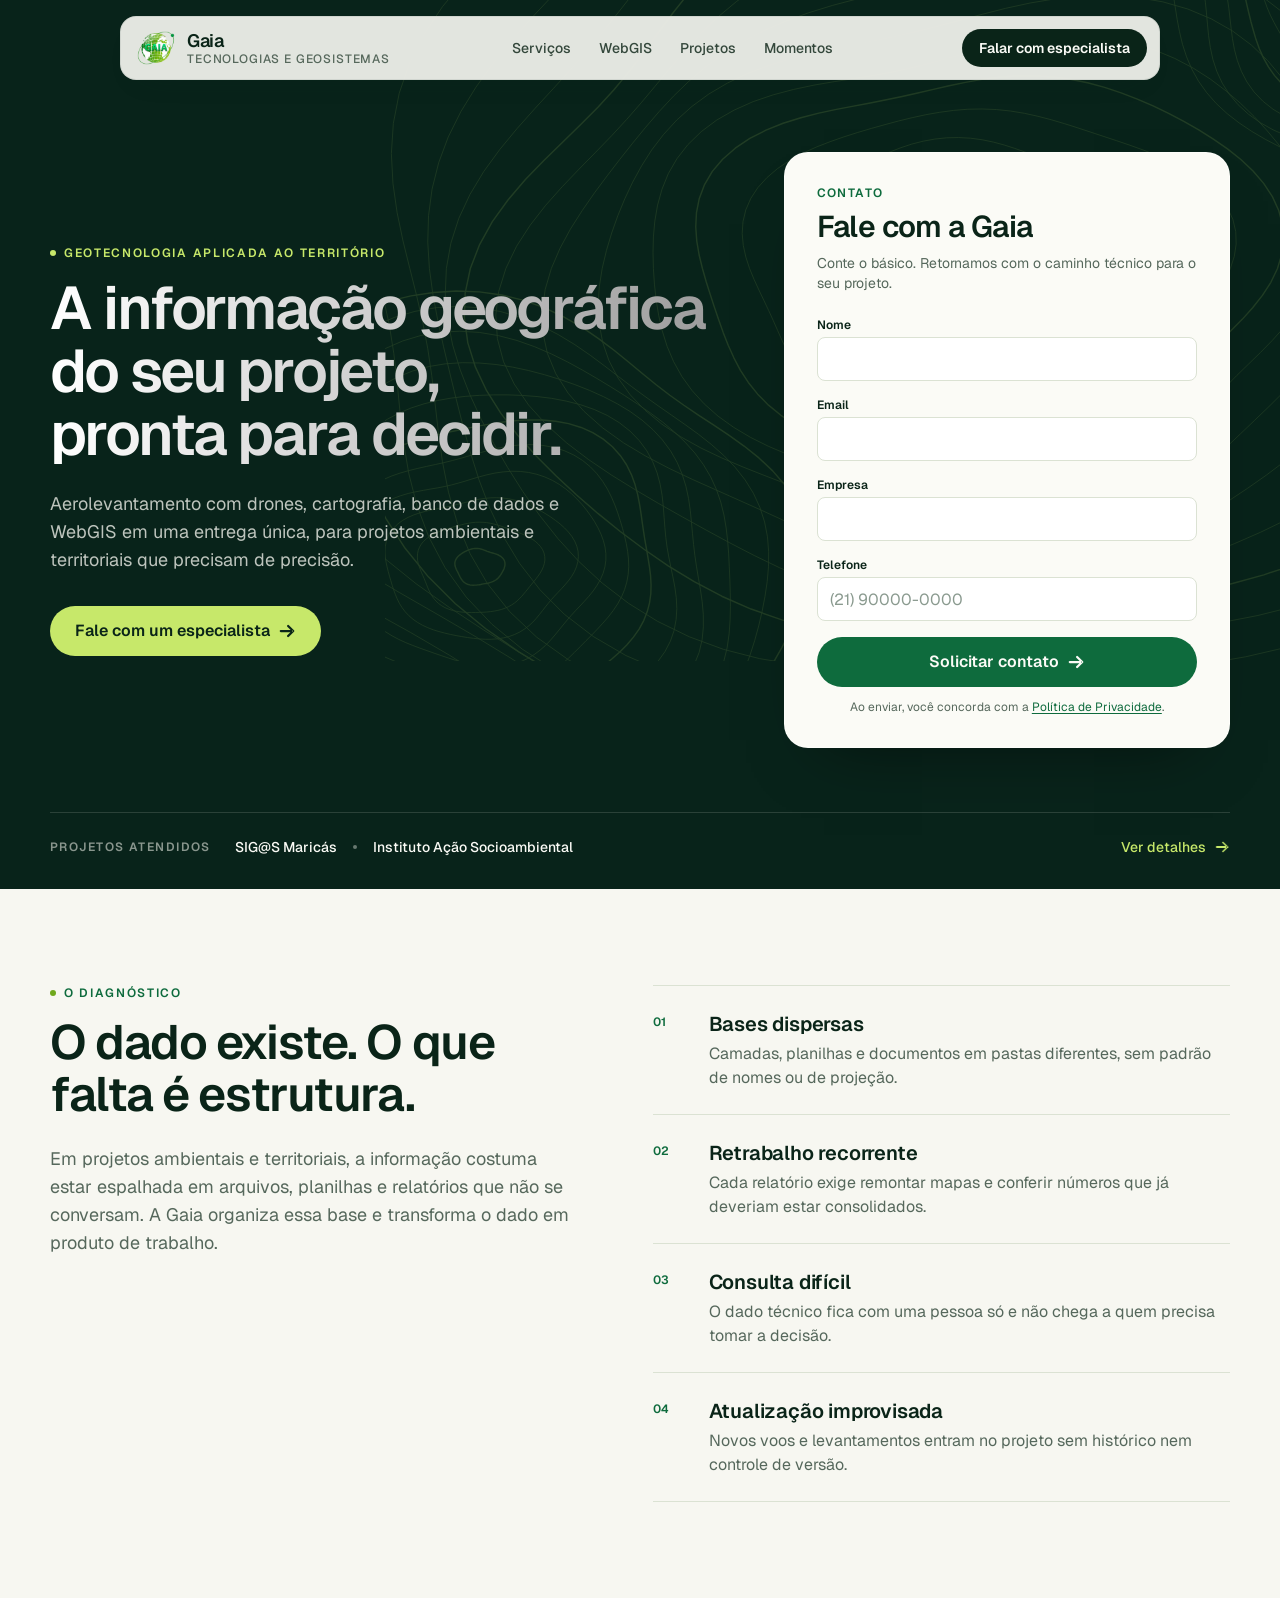
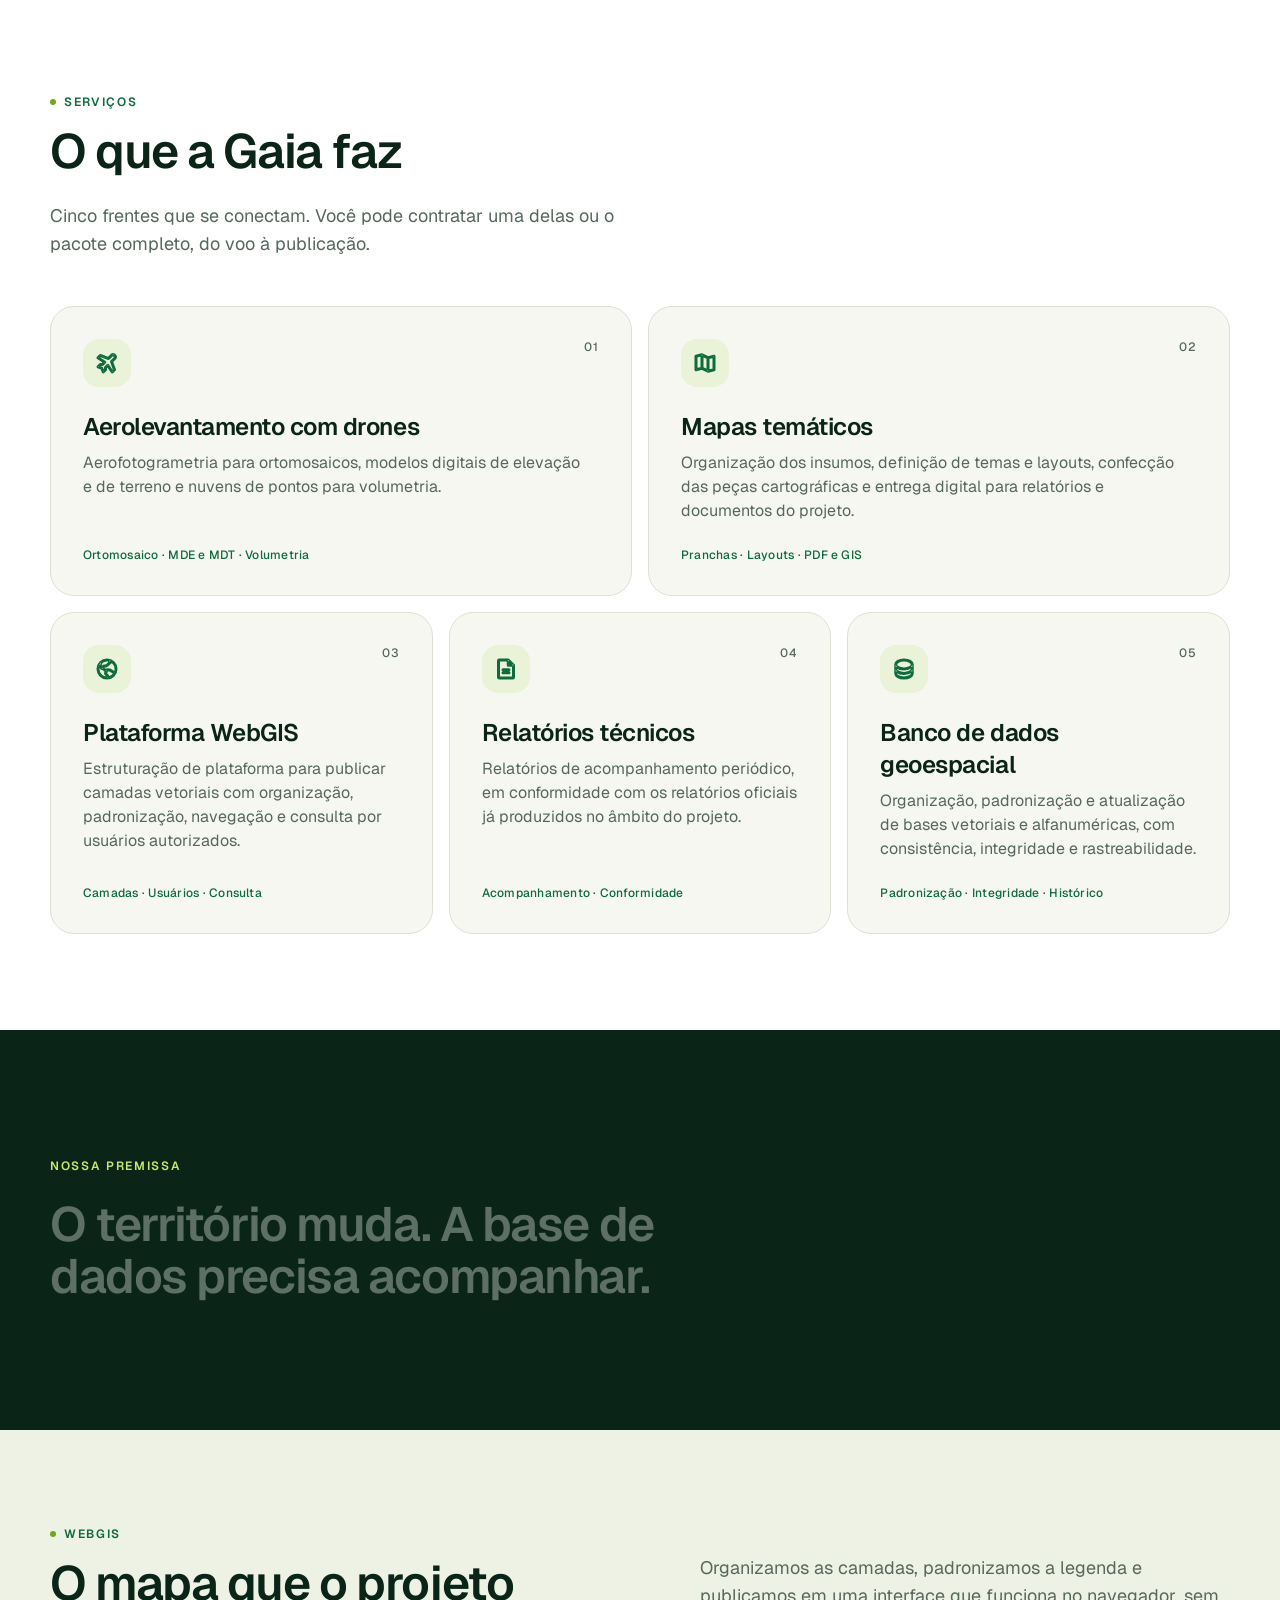
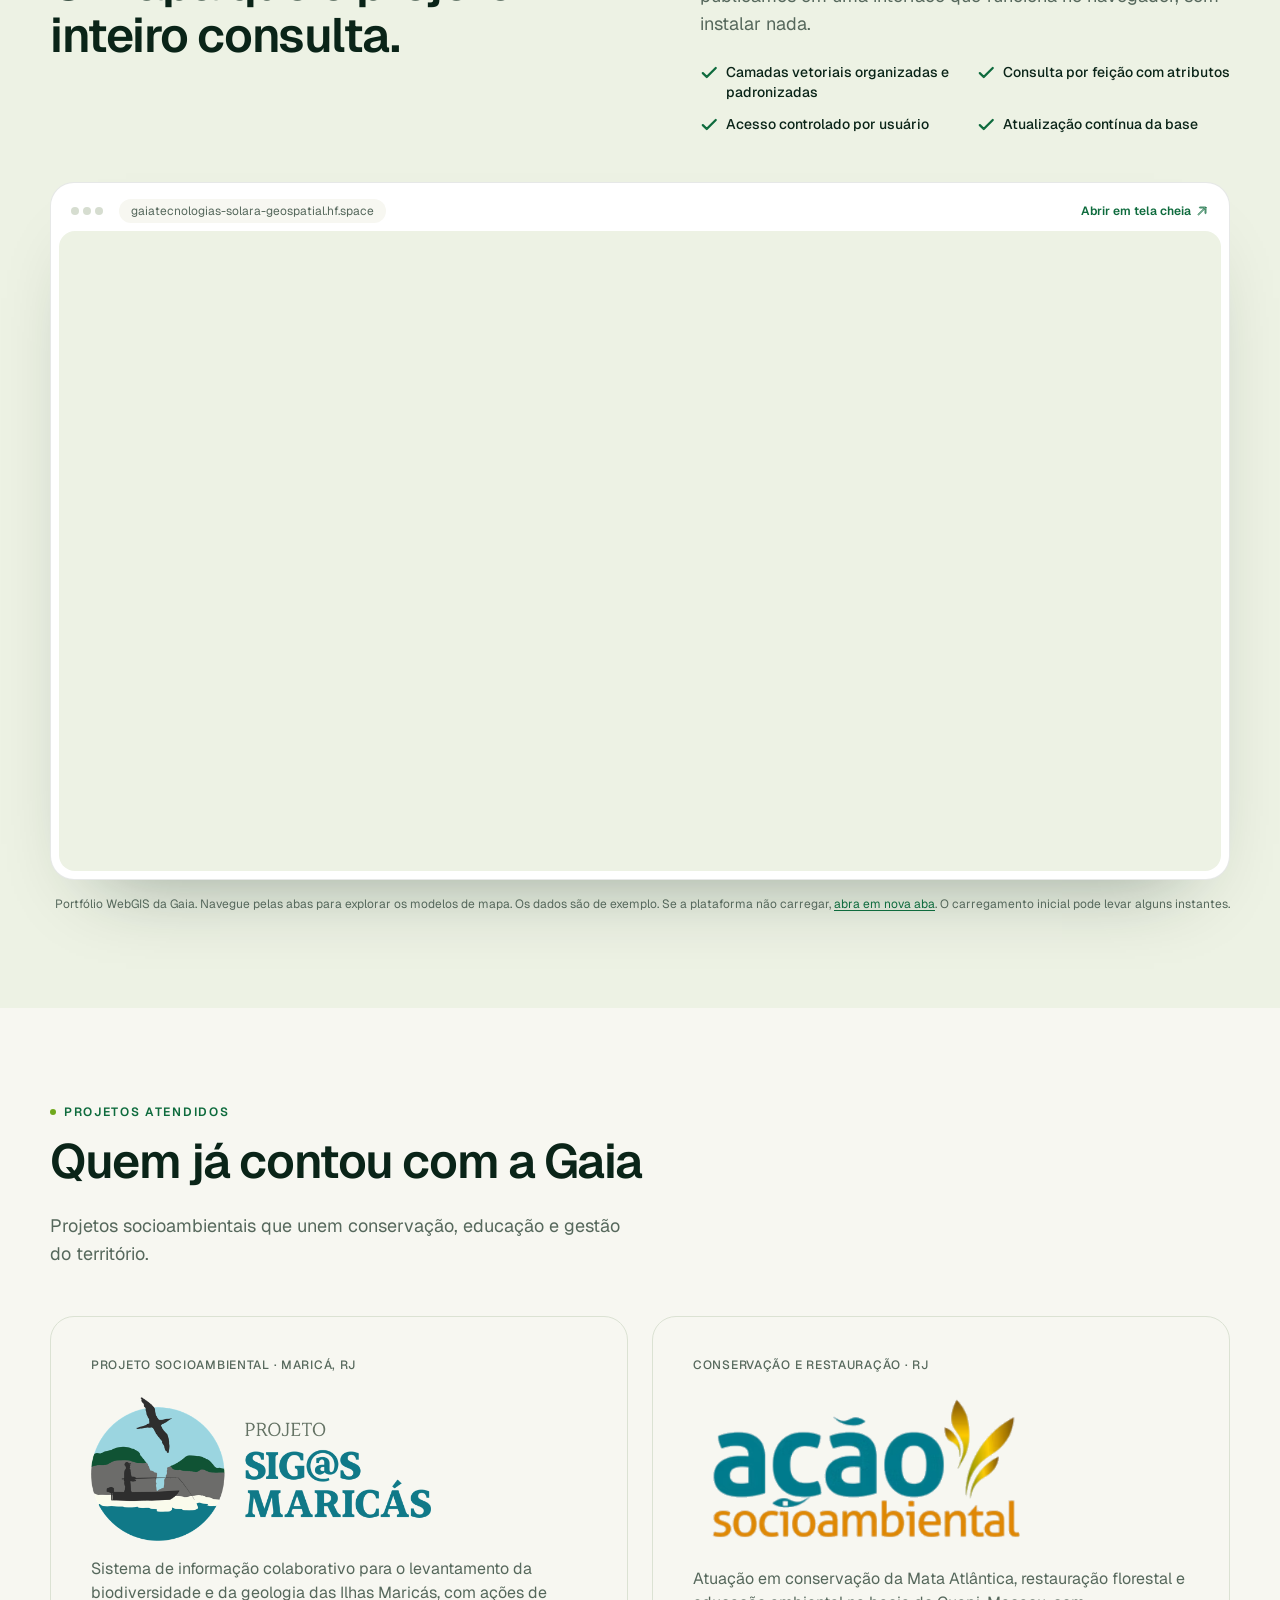
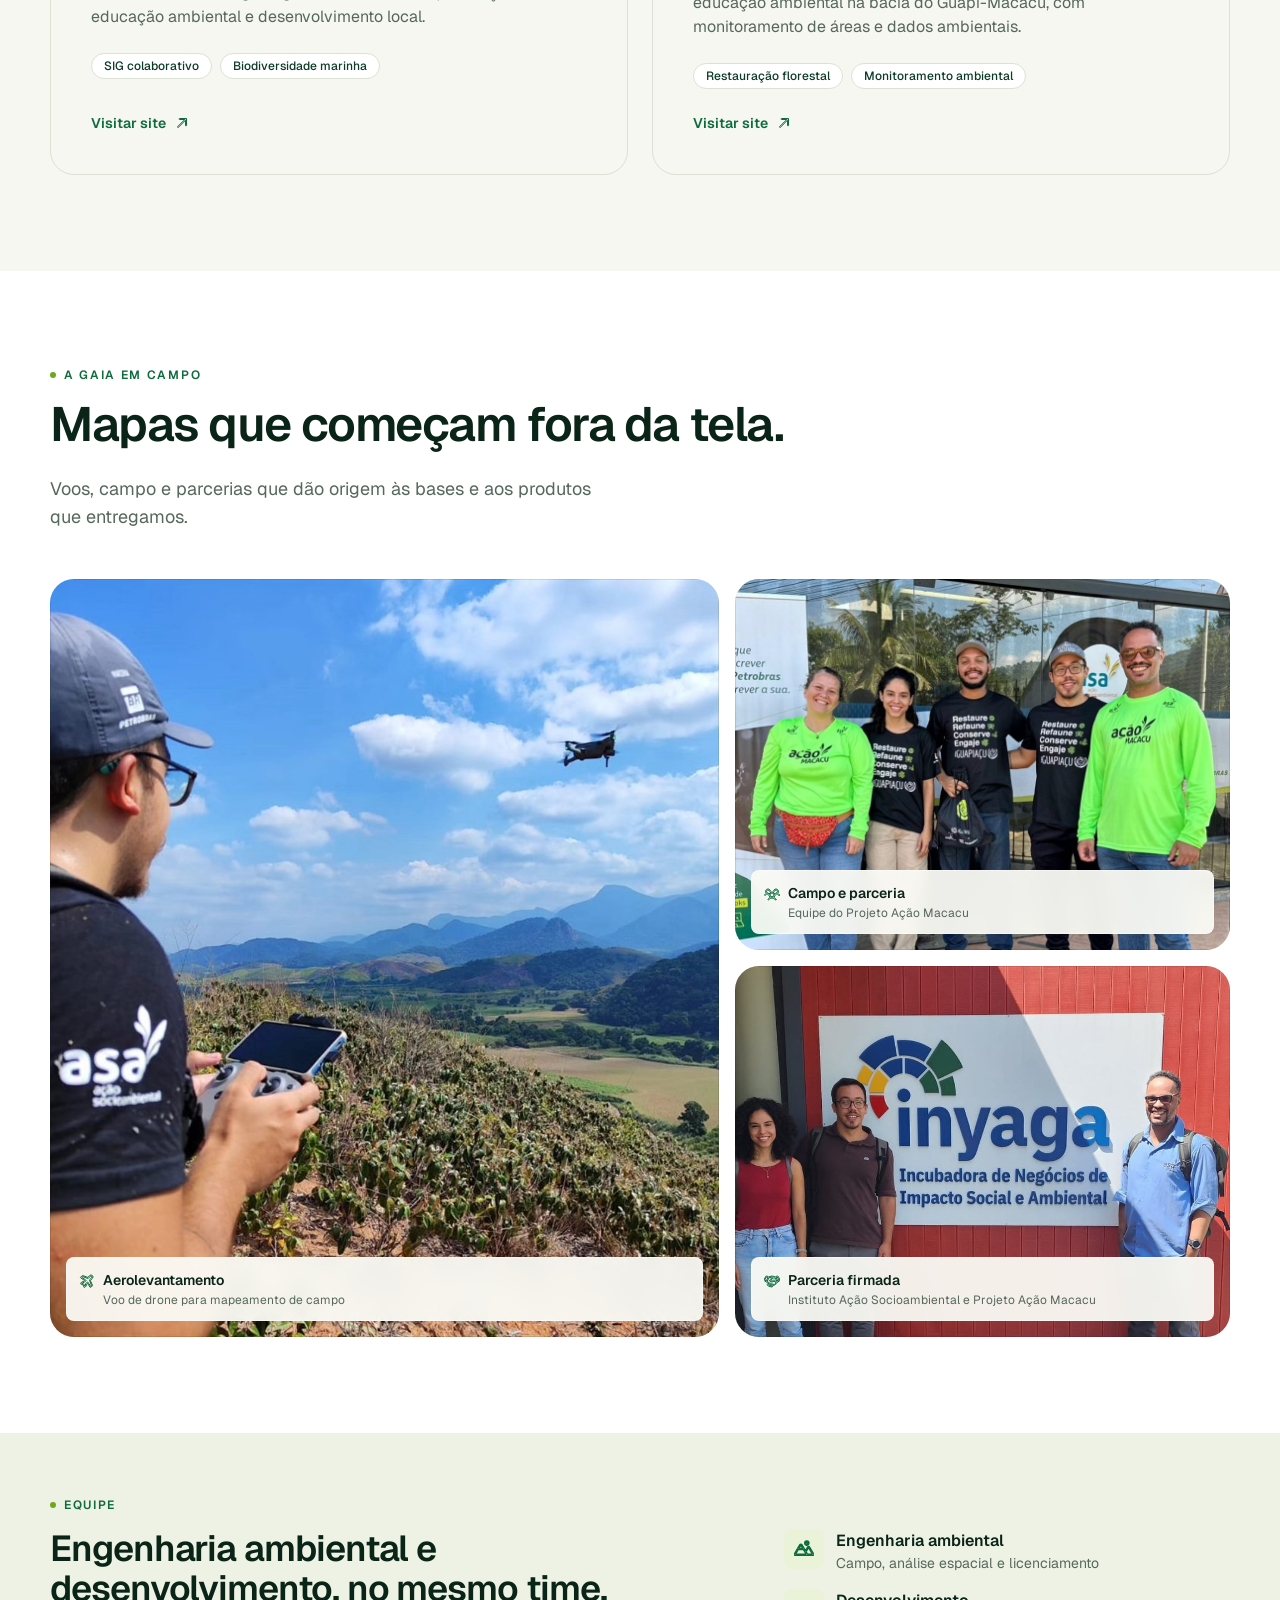
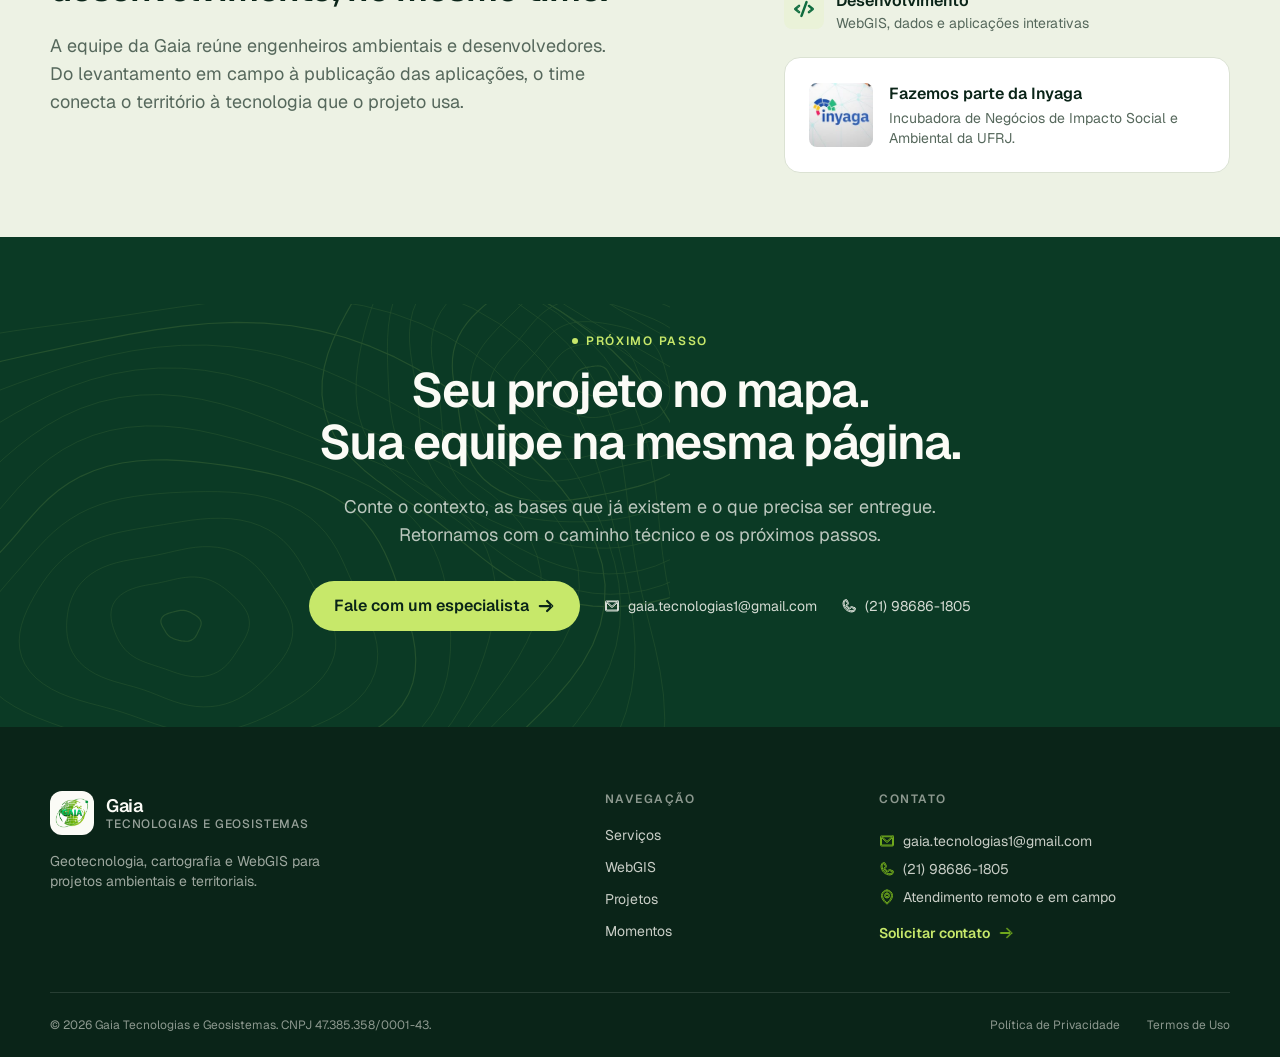
<file: index.html>
<!DOCTYPE html>
<html lang="pt-BR">
<head>
  <meta charset="utf-8">
  <meta name="viewport" content="width=device-width, initial-scale=1">
  <title>Gaia Tecnologias e Geosistemas | Geoprocessamento, drones e WebGIS</title>
  <meta name="description" content="Aerolevantamento com drones, mapas temáticos, banco de dados geoespacial, relatórios técnicos e plataforma WebGIS para projetos ambientais e territoriais.">
  <meta name="theme-color" content="#08231a">
  <meta name="robots" content="index, follow">
  <link rel="canonical" href="https://rhamon-garcia.github.io/gaia-site/">
  <script>document.documentElement.classList.add("js");</script>

  <meta property="og:type" content="website">
  <meta property="og:locale" content="pt_BR">
  <meta property="og:site_name" content="Gaia Tecnologias e Geosistemas">
  <meta property="og:url" content="https://rhamon-garcia.github.io/gaia-site/">
  <meta property="og:title" content="Gaia Tecnologias e Geosistemas | Geoprocessamento, drones e WebGIS">
  <meta property="og:description" content="Informação geográfica organizada para projetos ambientais e territoriais que precisam de precisão, rastreabilidade e leitura fácil.">
  <meta property="og:image" content="https://rhamon-garcia.github.io/gaia-site/assets/og-image.png">
  <meta property="og:image:width" content="1200">
  <meta property="og:image:height" content="630">
  <meta property="og:image:alt" content="Gaia Tecnologias e Geosistemas, informação geográfica para projetos ambientais e territoriais.">
  <meta name="twitter:card" content="summary_large_image">

  <link rel="icon" type="image/png" href="assets/favicon.png">
  <link rel="apple-touch-icon" href="assets/apple-touch-icon.png">
  <link rel="preconnect" href="https://fonts.googleapis.com">
  <link rel="preconnect" href="https://fonts.gstatic.com" crossorigin>
  <link href="https://fonts.googleapis.com/css2?family=Geist:wght@400;500;600&display=swap" rel="stylesheet">
  <link rel="stylesheet" href="styles.css">

  <script type="application/ld+json">
  {
    "@context": "https://schema.org",
    "@type": "ProfessionalService",
    "name": "Gaia Tecnologias e Geosistemas",
    "url": "https://rhamon-garcia.github.io/gaia-site/",
    "image": "https://rhamon-garcia.github.io/gaia-site/assets/og-image.png",
    "description": "Consultoria em geotecnologia para projetos ambientais e territoriais: aerolevantamento com drones, mapas temáticos, banco de dados geoespacial, relatórios técnicos e plataforma WebGIS.",
    "email": "gaia.tecnologias1@gmail.com",
    "telephone": "+55-21-98686-1805",
    "areaServed": "Brasil",
    "knowsAbout": [
      "Aerolevantamento com drones",
      "Aerofotogrametria",
      "Cartografia",
      "WebGIS",
      "Banco de dados geoespacial",
      "Relatórios técnicos"
    ],
    "hasOfferCatalog": {
      "@type": "OfferCatalog",
      "name": "Serviços",
      "itemListElement": [
        { "@type": "Offer", "itemOffered": { "@type": "Service", "name": "Aerolevantamento com drones" } },
        { "@type": "Offer", "itemOffered": { "@type": "Service", "name": "Mapas temáticos" } },
        { "@type": "Offer", "itemOffered": { "@type": "Service", "name": "Plataforma WebGIS" } },
        { "@type": "Offer", "itemOffered": { "@type": "Service", "name": "Relatórios técnicos" } },
        { "@type": "Offer", "itemOffered": { "@type": "Service", "name": "Banco de dados geoespacial" } }
      ]
    }
  }
  </script>
  
</head>
<body>
  <a class="skip-link" href="#conteudo">Ir para o conteúdo</a>

  <svg class="svg-sprite" xmlns="http://www.w3.org/2000/svg" aria-hidden="true" focusable="false">
    <symbol id="i-drone" viewBox="0 0 256 256"><path d="M185.33,114.21l29.14-27.42.17-.17a32,32,0,0,0-45.26-45.26c0,.06-.11.11-.17.17L141.79,70.67l-83-30.2a8,8,0,0,0-8.39,1.86l-24,24a8,8,0,0,0,1.22,12.31l63.89,42.59L76.69,136H56a8,8,0,0,0-5.65,2.34l-24,24A8,8,0,0,0,29,175.42l36.82,14.73,14.7,36.75.06.16a8,8,0,0,0,13.18,2.47l23.87-23.88A8,8,0,0,0,120,200V179.31l14.76-14.76,42.59,63.89a8,8,0,0,0,12.31,1.22l24-24a8,8,0,0,0,1.86-8.39Zm-.07,97.23-42.59-63.88A8,8,0,0,0,136.8,144c-.27,0-.53,0-.79,0a8,8,0,0,0-5.66,2.35l-24,24A8,8,0,0,0,104,176v20.69L90.93,209.76,79.43,181A8,8,0,0,0,75,176.57l-28.74-11.5L59.32,152H80a8,8,0,0,0,5.66-2.34l24-24a8,8,0,0,0-1.22-12.32L44.56,70.74l13.5-13.49,83.22,30.26a8,8,0,0,0,8.56-2L180.78,52.6A16,16,0,0,1,203.4,75.23l-32.87,30.93a8,8,0,0,0-2,8.56l30.26,83.22Z"/></symbol>
    <symbol id="i-map" viewBox="0 0 256 256"><path d="M228.92,49.69a8,8,0,0,0-6.86-1.45L160.93,63.52,99.58,32.84a8,8,0,0,0-5.52-.6l-64,16A8,8,0,0,0,24,56V200a8,8,0,0,0,9.94,7.76l61.13-15.28,61.35,30.68A8.15,8.15,0,0,0,160,224a8,8,0,0,0,1.94-.24l64-16A8,8,0,0,0,232,200V56A8,8,0,0,0,228.92,49.69ZM104,52.94l48,24V203.06l-48-24ZM40,62.25l48-12v127.5l-48,12Zm176,131.5-48,12V78.25l48-12Z"/></symbol>
    <symbol id="i-globe" viewBox="0 0 256 256"><path d="M128,24A104,104,0,1,0,232,128,104.11,104.11,0,0,0,128,24Zm88,104a87.62,87.62,0,0,1-6.4,32.94l-44.7-27.49a15.92,15.92,0,0,0-6.24-2.23l-22.82-3.08a16.11,16.11,0,0,0-16,7.86h-8.72l-3.8-7.86a15.91,15.91,0,0,0-11-8.67l-8-1.73L96.14,104h16.71a16.06,16.06,0,0,0,7.73-2l12.25-6.76a16.62,16.62,0,0,0,3-2.14l26.91-24.34A15.93,15.93,0,0,0,166,49.1l-.36-.65A88.11,88.11,0,0,1,216,128ZM143.31,41.34,152,56.9,125.09,81.24,112.85,88H96.14a16,16,0,0,0-13.88,8l-8.73,15.23L63.38,84.19,74.32,58.32a87.87,87.87,0,0,1,69-17ZM40,128a87.53,87.53,0,0,1,8.54-37.8l11.34,30.27a16,16,0,0,0,11.62,10l21.43,4.61L96.74,143a16.09,16.09,0,0,0,14.4,9h1.48l-7.23,16.23a16,16,0,0,0,2.86,17.37l.14.14L128,205.94l-1.94,10A88.11,88.11,0,0,1,40,128Zm102.58,86.78,1.13-5.81a16.09,16.09,0,0,0-4-13.9,1.85,1.85,0,0,1-.14-.14L120,174.74,133.7,144l22.82,3.08,45.72,28.12A88.18,88.18,0,0,1,142.58,214.78Z"/></symbol>
    <symbol id="i-file" viewBox="0 0 256 256"><path d="M213.66,82.34l-56-56A8,8,0,0,0,152,24H56A16,16,0,0,0,40,40V216a16,16,0,0,0,16,16H200a16,16,0,0,0,16-16V88A8,8,0,0,0,213.66,82.34ZM160,51.31,188.69,80H160ZM200,216H56V40h88V88a8,8,0,0,0,8,8h48V216Zm-32-80a8,8,0,0,1-8,8H96a8,8,0,0,1,0-16h64A8,8,0,0,1,168,136Zm0,32a8,8,0,0,1-8,8H96a8,8,0,0,1,0-16h64A8,8,0,0,1,168,168Z"/></symbol>
    <symbol id="i-database" viewBox="0 0 256 256"><path d="M128,24C74.17,24,32,48.6,32,80v96c0,31.4,42.17,56,96,56s96-24.6,96-56V80C224,48.6,181.83,24,128,24Zm80,104c0,9.62-7.88,19.43-21.61,26.92C170.93,163.35,150.19,168,128,168s-42.93-4.65-58.39-13.08C55.88,147.43,48,137.62,48,128V111.36c17.06,15,46.23,24.64,80,24.64s62.94-9.68,80-24.64ZM69.61,53.08C85.07,44.65,105.81,40,128,40s42.93,4.65,58.39,13.08C200.12,60.57,208,70.38,208,80s-7.88,19.43-21.61,26.92C170.93,115.35,150.19,120,128,120s-42.93-4.65-58.39-13.08C55.88,99.43,48,89.62,48,80S55.88,60.57,69.61,53.08ZM186.39,202.92C170.93,211.35,150.19,216,128,216s-42.93-4.65-58.39-13.08C55.88,195.43,48,185.62,48,176V159.36c17.06,15,46.23,24.64,80,24.64s62.94-9.68,80-24.64V176C208,185.62,200.12,195.43,186.39,202.92Z"/></symbol>
    <symbol id="i-code" viewBox="0 0 256 256"><path d="M69.12,94.15,28.5,128l40.62,33.85a8,8,0,1,1-10.24,12.29l-48-40a8,8,0,0,1,0-12.29l48-40a8,8,0,0,1,10.24,12.3Zm176,27.7-48-40a8,8,0,1,0-10.24,12.3L227.5,128l-40.62,33.85a8,8,0,1,0,10.24,12.29l48-40a8,8,0,0,0,0-12.29ZM162.73,32.48a8,8,0,0,0-10.25,4.79l-64,176a8,8,0,0,0,4.79,10.26A8.14,8.14,0,0,0,96,224a8,8,0,0,0,7.52-5.27l64-176A8,8,0,0,0,162.73,32.48Z"/></symbol>
    <symbol id="i-users" viewBox="0 0 256 256"><path d="M244.8,150.4a8,8,0,0,1-11.2-1.6A51.6,51.6,0,0,0,192,128a8,8,0,0,1-7.37-4.89,8,8,0,0,1,0-6.22A8,8,0,0,1,192,112a24,24,0,1,0-23.24-30,8,8,0,1,1-15.5-4A40,40,0,1,1,219,117.51a67.94,67.94,0,0,1,27.43,21.68A8,8,0,0,1,244.8,150.4ZM190.92,212a8,8,0,1,1-13.84,8,57,57,0,0,0-98.16,0,8,8,0,1,1-13.84-8,72.06,72.06,0,0,1,33.74-29.92,48,48,0,1,1,58.36,0A72.06,72.06,0,0,1,190.92,212ZM128,176a32,32,0,1,0-32-32A32,32,0,0,0,128,176ZM72,120a8,8,0,0,0-8-8A24,24,0,1,1,87.24,82a8,8,0,1,0,15.5-4A40,40,0,1,0,37,117.51,67.94,67.94,0,0,0,9.6,139.19a8,8,0,1,0,12.8,9.61A51.6,51.6,0,0,1,64,128,8,8,0,0,0,72,120Z"/></symbol>
    <symbol id="i-handshake" viewBox="0 0 256 256"><path d="M254.3,107.91,228.78,56.85a16,16,0,0,0-21.47-7.15L182.44,62.13,130.05,48.27a8.14,8.14,0,0,0-4.1,0L73.56,62.13,48.69,49.7a16,16,0,0,0-21.47,7.15L1.7,107.9a16,16,0,0,0,7.15,21.47l27,13.51,55.49,39.63a8.06,8.06,0,0,0,2.71,1.25l64,16a8,8,0,0,0,7.6-2.1l55.07-55.08,26.42-13.21a16,16,0,0,0,7.15-21.46Zm-54.89,33.37L165,113.72a8,8,0,0,0-10.68.61C136.51,132.27,116.66,130,104,122L147.24,80h31.81l27.21,54.41ZM41.53,64,62,74.22,36.43,125.27,16,115.06Zm116,119.13L99.42,168.61l-49.2-35.14,28-56L128,64.28l9.8,2.59-45,43.68-.08.09a16,16,0,0,0,2.72,24.81c20.56,13.13,45.37,11,64.91-5L188,152.66Zm62-57.87-25.52-51L214.47,64,240,115.06Zm-87.75,92.67a8,8,0,0,1-7.75,6.06,8.13,8.13,0,0,1-1.95-.24L80.41,213.33a7.89,7.89,0,0,1-2.71-1.25L51.35,193.26a8,8,0,0,1,9.3-13l25.11,17.94L126,208.24A8,8,0,0,1,131.82,217.94Z"/></symbol>
    <symbol id="i-arrow" viewBox="0 0 256 256"><path d="M221.66,133.66l-72,72a8,8,0,0,1-11.32-11.32L196.69,136H40a8,8,0,0,1,0-16H196.69L138.34,61.66a8,8,0,0,1,11.32-11.32l72,72A8,8,0,0,1,221.66,133.66Z"/></symbol>
    <symbol id="i-arrow-up" viewBox="0 0 256 256"><path d="M200,64V168a8,8,0,0,1-16,0V83.31L69.66,197.66a8,8,0,0,1-11.32-11.32L172.69,72H88a8,8,0,0,1,0-16H192A8,8,0,0,1,200,64Z"/></symbol>
    <symbol id="i-check" viewBox="0 0 256 256"><path d="M229.66,77.66l-128,128a8,8,0,0,1-11.32,0l-56-56a8,8,0,0,1,11.32-11.32L96,188.69,218.34,66.34a8,8,0,0,1,11.32,11.32Z"/></symbol>
    <symbol id="i-phone" viewBox="0 0 256 256"><path d="M222.37,158.46l-47.11-21.11-.13-.06a16,16,0,0,0-15.17,1.4,8.12,8.12,0,0,0-.75.56L134.87,160c-15.42-7.49-31.34-23.29-38.83-38.51l20.78-24.71c.2-.25.39-.5.57-.77a16,16,0,0,0,1.32-15.06l0-.12L97.54,33.64a16,16,0,0,0-16.62-9.52A56.26,56.26,0,0,0,32,80c0,79.4,64.6,144,144,144a56.26,56.26,0,0,0,55.88-48.92A16,16,0,0,0,222.37,158.46ZM176,208A128.14,128.14,0,0,1,48,80,40.2,40.2,0,0,1,82.87,40a.61.61,0,0,0,0,.12l21,47L83.2,111.86a6.13,6.13,0,0,0-.57.77,16,16,0,0,0-1,15.7c9.06,18.53,27.73,37.06,46.46,46.11a16,16,0,0,0,15.75-1.14,8.44,8.44,0,0,0,.74-.56L168.89,152l47,21.05h0s.08,0,.11,0A40.21,40.21,0,0,1,176,208Z"/></symbol>
    <symbol id="i-mail" viewBox="0 0 256 256"><path d="M224,48H32a8,8,0,0,0-8,8V192a16,16,0,0,0,16,16H216a16,16,0,0,0,16-16V56A8,8,0,0,0,224,48ZM203.43,64,128,133.15,52.57,64ZM216,192H40V74.19l82.59,75.71a8,8,0,0,0,10.82,0L216,74.19V192Z"/></symbol>
    <symbol id="i-pin" viewBox="0 0 256 256"><path d="M128,64a40,40,0,1,0,40,40A40,40,0,0,0,128,64Zm0,64a24,24,0,1,1,24-24A24,24,0,0,1,128,128Zm0-112a88.1,88.1,0,0,0-88,88c0,31.4,14.51,64.68,42,96.25a254.19,254.19,0,0,0,41.45,38.3,8,8,0,0,0,9.18,0A254.19,254.19,0,0,0,174,200.25c27.45-31.57,42-64.85,42-96.25A88.1,88.1,0,0,0,128,16Zm0,206c-16.53-13-72-60.75-72-118a72,72,0,0,1,144,0C200,161.23,144.53,209,128,222Z"/></symbol>
    <symbol id="i-mountain" viewBox="0 0 256 256"><path d="M164,80a28,28,0,1,0-28-28A28,28,0,0,0,164,80Zm0-40a12,12,0,1,1-12,12A12,12,0,0,1,164,40Zm90.88,155.92-54.56-92.08A15.87,15.87,0,0,0,186.55,96h0a15.85,15.85,0,0,0-13.76,7.84L146.63,148l-44.84-76.1a16,16,0,0,0-27.58,0L1.11,195.94A8,8,0,0,0,8,208H248a8,8,0,0,0,6.88-12.08ZM88,80l23.57,40H64.43ZM22,192l33-56h66l18.74,31.8,0,0L154,192Zm150.57,0-16.66-28.28L186.55,112,234,192Z"/></symbol>
  </svg>

  <header class="site-header" aria-label="Cabeçalho do site">
    <nav class="nav" aria-label="Navegação principal">
      <a class="brand" href="#topo" aria-label="Gaia Tecnologias e Geosistemas, voltar ao início">
        <span class="brand-mark"><img src="assets/logo-mark.png" alt="" width="234" height="207"></span>
        <span class="brand-name">Gaia<small>Tecnologias e Geosistemas</small></span>
      </a>

      <ul class="nav-links">
        <li><a href="#servicos">Serviços</a></li>
        <li><a href="#webgis">WebGIS</a></li>
        <li><a href="#projetos">Projetos</a></li>
        <li><a href="#momentos">Momentos</a></li>
      </ul>

      <a class="btn btn-dark btn-sm nav-cta" href="#contato">Falar com especialista</a>

      <button class="nav-toggle" type="button" aria-expanded="false" aria-controls="mobile-menu" aria-label="Abrir menu">
        <span></span>
        <span></span>
      </button>
    </nav>

    <div class="mobile-menu" id="mobile-menu">
      <div class="mobile-menu-inner">
        <ul class="mobile-links">
          <li style="--i:0"><a href="#servicos">Serviços</a></li>
          <li style="--i:1"><a href="#webgis">WebGIS</a></li>
          <li style="--i:2"><a href="#projetos">Projetos</a></li>
          <li style="--i:3"><a href="#momentos">Momentos</a></li>
        </ul>
        <div class="mobile-menu-foot" style="--i:4">
          <a class="btn btn-green" href="#contato">Fale com um especialista</a>
          <div class="mobile-contacts">
            <a class="mobile-mail" href="mailto:gaia.tecnologias1@gmail.com">gaia.tecnologias1@gmail.com</a>
            <a class="mobile-mail" href="tel:+5521986861805">(21) 98686-1805</a>
          </div>
        </div>
      </div>
    </div>
  </header>

  <main id="conteudo" aria-label="Conteúdo principal">
    <section class="hero" id="topo" aria-labelledby="hero-title">
      <img class="hero-art" src="assets/contours-light.svg" alt="" aria-hidden="true">
      <div class="container hero-grid">
        <div class="hero-copy">
          <p class="eyebrow eyebrow-light">Geotecnologia aplicada ao território</p>
          <h1 class="hero-title" id="hero-title">A informação geográfica<br class="hero-br"> do seu projeto,<br class="hero-br"> pronta para decidir.</h1>
          <p class="hero-sub">Aerolevantamento com drones, cartografia, banco de dados e WebGIS em uma entrega única, para projetos ambientais e territoriais que precisam de precisão.</p>
          <div class="hero-actions">
            <a class="btn btn-lime" href="#contato">
              Fale com um especialista
              <svg class="icon" aria-hidden="true"><use href="#i-arrow"></use></svg>
            </a>
          </div>
        </div>

        <div class="form-card" id="contato">
          <div class="form-head">
            <p class="form-kicker">Contato</p>
            <h2 class="form-title">Fale com a Gaia</h2>
            <p class="form-sub">Conte o básico. Retornamos com o caminho técnico para o seu projeto.</p>
          </div>

          <form id="contact-form" novalidate>
            <div class="field">
              <label for="name">Nome</label>
              <input id="name" name="name" type="text" autocomplete="name" required aria-describedby="name-error">
              <p class="field-error" role="alert" id="name-error"></p>
            </div>
            <div class="field">
              <label for="email">Email</label>
              <input id="email" name="email" type="email" autocomplete="email" inputmode="email" required aria-describedby="email-error">
              <p class="field-error" role="alert" id="email-error"></p>
            </div>
            <div class="field">
              <label for="company">Empresa</label>
              <input id="company" name="company" type="text" autocomplete="organization" aria-describedby="company-error">
              <p class="field-error" role="alert" id="company-error"></p>
            </div>
            <div class="field">
              <label for="phone">Telefone</label>
              <input id="phone" name="phone" type="tel" autocomplete="tel" inputmode="tel" required placeholder="(21) 90000-0000" aria-describedby="phone-error">
              <p class="field-error" role="alert" id="phone-error"></p>
            </div>
            <div class="hp-field" aria-hidden="true">
              <label for="website">Deixe este campo vazio</label>
              <input id="website" name="website" type="text" tabindex="-1" autocomplete="off">
            </div>
            <button class="btn btn-green btn-block" type="submit">
              Solicitar contato
              <svg class="icon" aria-hidden="true"><use href="#i-arrow"></use></svg>
            </button>
            <p class="form-note">Ao enviar, você concorda com a <a href="privacidade.html">Política de Privacidade</a>.</p>
            <p class="form-status" id="form-status" role="status" aria-live="polite"></p>
          </form>
        </div>
      </div>

      <div class="container hero-clients">
        <p class="hero-clients-label">Projetos atendidos</p>
        <div class="hero-clients-names">
          <a href="#projetos">SIG@S Maricás</a>
          <span aria-hidden="true"></span>
          <a href="#projetos">Instituto Ação Socioambiental</a>
        </div>
        <a class="hero-clients-link" href="#projetos">Ver detalhes
          <svg class="icon" aria-hidden="true"><use href="#i-arrow"></use></svg>
        </a>
      </div>
    </section>

    <section class="section" id="desafios" aria-labelledby="desafios-title">
      <div class="container split">
        <div class="split-head reveal">
          <p class="eyebrow">O diagnóstico</p>
          <h2 class="h2" id="desafios-title">O dado existe. O que falta é estrutura.</h2>
          <p class="lead">Em projetos ambientais e territoriais, a informação costuma estar espalhada em arquivos, planilhas e relatórios que não se conversam. A Gaia organiza essa base e transforma o dado em produto de trabalho.</p>
        </div>
        <ol class="pain-list">
          <li class="reveal">
            <span class="pain-num">01</span>
            <div>
              <h3>Bases dispersas</h3>
              <p>Camadas, planilhas e documentos em pastas diferentes, sem padrão de nomes ou de projeção.</p>
            </div>
          </li>
          <li class="reveal" style="--delay:80ms">
            <span class="pain-num">02</span>
            <div>
              <h3>Retrabalho recorrente</h3>
              <p>Cada relatório exige remontar mapas e conferir números que já deveriam estar consolidados.</p>
            </div>
          </li>
          <li class="reveal" style="--delay:160ms">
            <span class="pain-num">03</span>
            <div>
              <h3>Consulta difícil</h3>
              <p>O dado técnico fica com uma pessoa só e não chega a quem precisa tomar a decisão.</p>
            </div>
          </li>
          <li class="reveal" style="--delay:240ms">
            <span class="pain-num">04</span>
            <div>
              <h3>Atualização improvisada</h3>
              <p>Novos voos e levantamentos entram no projeto sem histórico nem controle de versão.</p>
            </div>
          </li>
        </ol>
      </div>
    </section>

    <section class="section section-white" id="servicos" aria-labelledby="servicos-title">
      <div class="container">
        <div class="section-head reveal">
          <p class="eyebrow">Serviços</p>
          <h2 class="h2" id="servicos-title">O que a Gaia faz</h2>
          <p class="lead">Cinco frentes que se conectam. Você pode contratar uma delas ou o pacote completo, do voo à publicação.</p>
        </div>

        <div class="services-grid">
          <article class="service-card reveal" style="--delay:0ms">
            <div class="service-top">
              <span class="service-icon"><svg class="icon" aria-hidden="true"><use href="#i-drone"></use></svg></span>
              <span class="service-num">01</span>
            </div>
            <h3>Aerolevantamento com drones</h3>
            <p>Aerofotogrametria para ortomosaicos, modelos digitais de elevação e de terreno e nuvens de pontos para volumetria.</p>
            <p class="service-tags">Ortomosaico · MDE e MDT · Volumetria</p>
          </article>

          <article class="service-card reveal" style="--delay:80ms">
            <div class="service-top">
              <span class="service-icon"><svg class="icon" aria-hidden="true"><use href="#i-map"></use></svg></span>
              <span class="service-num">02</span>
            </div>
            <h3>Mapas temáticos</h3>
            <p>Organização dos insumos, definição de temas e layouts, confecção das peças cartográficas e entrega digital para relatórios e documentos do projeto.</p>
            <p class="service-tags">Pranchas · Layouts · PDF e GIS</p>
          </article>

          <article class="service-card reveal" style="--delay:0ms">
            <div class="service-top">
              <span class="service-icon"><svg class="icon" aria-hidden="true"><use href="#i-globe"></use></svg></span>
              <span class="service-num">03</span>
            </div>
            <h3>Plataforma WebGIS</h3>
            <p>Estruturação de plataforma para publicar camadas vetoriais com organização, padronização, navegação e consulta por usuários autorizados.</p>
            <p class="service-tags">Camadas · Usuários · Consulta</p>
          </article>

          <article class="service-card reveal" style="--delay:80ms">
            <div class="service-top">
              <span class="service-icon"><svg class="icon" aria-hidden="true"><use href="#i-file"></use></svg></span>
              <span class="service-num">04</span>
            </div>
            <h3>Relatórios técnicos</h3>
            <p>Relatórios de acompanhamento periódico, em conformidade com os relatórios oficiais já produzidos no âmbito do projeto.</p>
            <p class="service-tags">Acompanhamento · Conformidade</p>
          </article>

          <article class="service-card reveal" style="--delay:160ms">
            <div class="service-top">
              <span class="service-icon"><svg class="icon" aria-hidden="true"><use href="#i-database"></use></svg></span>
              <span class="service-num">05</span>
            </div>
            <h3>Banco de dados geoespacial</h3>
            <p>Organização, padronização e atualização de bases vetoriais e alfanuméricas, com consistência, integridade e rastreabilidade.</p>
            <p class="service-tags">Padronização · Integridade · Histórico</p>
          </article>
        </div>
      </div>
    </section>

    <section class="statement" aria-labelledby="statement-title">
      <div class="container">
        <p class="statement-kicker">Nossa premissa</p>
        <h2 class="statement-text" id="statement-title" data-statement>O território muda. A base de dados precisa acompanhar.</h2>
      </div>
    </section>

    <section class="section webgis" id="webgis" aria-labelledby="webgis-title">
      <div class="container">
        <div class="webgis-head">
          <div class="reveal">
            <p class="eyebrow">WebGIS</p>
            <h2 class="h2" id="webgis-title">O mapa que o projeto inteiro consulta.</h2>
          </div>
          <div class="reveal" style="--delay:80ms">
            <p class="lead">Organizamos as camadas, padronizamos a legenda e publicamos em uma interface que funciona no navegador, sem instalar nada.</p>
            <ul class="check-list">
              <li><svg class="icon" aria-hidden="true"><use href="#i-check"></use></svg> Camadas vetoriais organizadas e padronizadas</li>
              <li><svg class="icon" aria-hidden="true"><use href="#i-check"></use></svg> Consulta por feição com atributos</li>
              <li><svg class="icon" aria-hidden="true"><use href="#i-check"></use></svg> Acesso controlado por usuário</li>
              <li><svg class="icon" aria-hidden="true"><use href="#i-check"></use></svg> Atualização contínua da base</li>
            </ul>
          </div>
        </div>

        <div class="browser reveal">
          <div class="browser-bar">
            <span class="browser-dots" aria-hidden="true"><i></i><i></i><i></i></span>
            <span class="browser-url">gaiatecnologias-solara-geospatial.hf.space</span>
            <a class="browser-open" href="https://gaiatecnologias-solara-geospatial.hf.space/" target="_blank" rel="noopener">
              Abrir em tela cheia
              <svg class="icon" aria-hidden="true"><use href="#i-arrow-up"></use></svg>
            </a>
          </div>
          <iframe src="https://gaiatecnologias-solara-geospatial.hf.space/" title="Portfólio WebGIS da Gaia Tecnologias e Geosistemas" loading="lazy" allow="fullscreen"></iframe>
        </div>
        <p class="demo-note">Portfólio WebGIS da Gaia. Navegue pelas abas para explorar os modelos de mapa. Os dados são de exemplo. Se a plataforma não carregar, <a href="https://gaiatecnologias-solara-geospatial.hf.space/" target="_blank" rel="noopener">abra em nova aba</a>. O carregamento inicial pode levar alguns instantes.</p>
      </div>
    </section>

    <section class="section" id="projetos" aria-labelledby="projetos-title">
      <div class="container">
        <div class="section-head reveal">
          <p class="eyebrow">Projetos atendidos</p>
          <h2 class="h2" id="projetos-title">Quem já contou com a Gaia</h2>
          <p class="lead">Projetos socioambientais que unem conservação, educação e gestão do território.</p>
        </div>

        <div class="client-grid">
          <article class="client-card reveal">
            <p class="client-type">Projeto socioambiental · Maricá, RJ</p>
            <h3 class="client-logo"><img src="assets/logo-sigasmaricas.png" alt="Logotipo do Projeto SIG@S Maricás" width="1200" height="508" loading="lazy"></h3>
            <p>Sistema de informação colaborativo para o levantamento da biodiversidade e da geologia das Ilhas Maricás, com ações de educação ambiental e desenvolvimento local.</p>
            <ul class="tag-list">
              <li>SIG colaborativo</li>
              <li>Biodiversidade marinha</li>
            </ul>
            <a class="text-link" href="https://www.sigasmaricas.com.br/" target="_blank" rel="noopener" aria-label="Visitar o site do Projeto SIG@S Maricás">
              Visitar site
              <svg class="icon" aria-hidden="true"><use href="#i-arrow-up"></use></svg>
            </a>
          </article>

          <article class="client-card reveal" style="--delay:80ms">
            <p class="client-type">Conservação e restauração · RJ</p>
            <h3 class="client-logo"><img src="assets/logo-acao-socioambiental.png" alt="Logotipo do Instituto Ação Socioambiental" width="440" height="200" loading="lazy"></h3>
            <p>Atuação em conservação da Mata Atlântica, restauração florestal e educação ambiental na bacia do Guapi-Macacu, com monitoramento de áreas e dados ambientais.</p>
            <ul class="tag-list">
              <li>Restauração florestal</li>
              <li>Monitoramento ambiental</li>
            </ul>
            <a class="text-link" href="https://www.institutoasa.org/" target="_blank" rel="noopener" aria-label="Visitar o site do Instituto Ação Socioambiental">
              Visitar site
              <svg class="icon" aria-hidden="true"><use href="#i-arrow-up"></use></svg>
            </a>
          </article>
        </div>
      </div>
    </section>

    <section class="section section-white" id="momentos" aria-labelledby="momentos-title">
      <div class="container">
        <div class="section-head reveal">
          <p class="eyebrow">A Gaia em campo</p>
          <h2 class="h2" id="momentos-title">Mapas que começam fora da tela.</h2>
          <p class="lead">Voos, campo e parcerias que dão origem às bases e aos produtos que entregamos.</p>
        </div>

        <div class="moment-grid">
          <figure class="moment moment-large reveal">
            <img src="assets/momento-drone.jpg" alt="Profissional operando um drone sobre uma paisagem de vales e montanhas" width="1000" height="1000" loading="lazy">
            <figcaption class="moment-caption">
              <span class="moment-icon" aria-hidden="true"><svg class="icon"><use href="#i-drone"></use></svg></span>
              <span class="moment-text"><strong>Aerolevantamento</strong><small>Voo de drone para mapeamento de campo</small></span>
            </figcaption>
          </figure>

          <figure class="moment moment-team reveal" style="--delay:80ms">
            <img src="assets/momento-equipe.jpg" alt="Equipe em campo com camisetas do Projeto Ação Macacu" width="1000" height="1000" loading="lazy">
            <figcaption class="moment-caption">
              <span class="moment-icon" aria-hidden="true"><svg class="icon"><use href="#i-users"></use></svg></span>
              <span class="moment-text"><strong>Campo e parceria</strong><small>Equipe do Projeto Ação Macacu</small></span>
            </figcaption>
          </figure>

          <figure class="moment reveal" style="--delay:160ms">
            <img src="assets/momento-parceria.jpg" alt="Registro da parceria em frente à placa da Inyaga, incubadora de negócios de impacto socioambiental da UFRJ" width="1000" height="667" loading="lazy">
            <figcaption class="moment-caption">
              <span class="moment-icon" aria-hidden="true"><svg class="icon"><use href="#i-handshake"></use></svg></span>
              <span class="moment-text"><strong>Parceria firmada</strong><small>Instituto Ação Socioambiental e Projeto Ação Macacu</small></span>
            </figcaption>
          </figure>
        </div>
      </div>
    </section>

    <section class="section section-tint team-section" id="equipe" aria-labelledby="equipe-title">
      <div class="container team-grid">
        <div class="team-copy reveal">
          <p class="eyebrow">Equipe</p>
          <h2 class="h2" id="equipe-title">Engenharia ambiental e desenvolvimento, no mesmo time.</h2>
          <p class="lead">A equipe da Gaia reúne engenheiros ambientais e desenvolvedores. Do levantamento em campo à publicação das aplicações, o time conecta o território à tecnologia que o projeto usa.</p>
        </div>
        <div class="team-aside reveal" style="--delay:80ms">
          <ul class="team-list">
            <li>
              <span class="team-icon"><svg class="icon" aria-hidden="true"><use href="#i-mountain"></use></svg></span>
              <span><strong>Engenharia ambiental</strong><small>Campo, análise espacial e licenciamento</small></span>
            </li>
            <li>
              <span class="team-icon"><svg class="icon" aria-hidden="true"><use href="#i-code"></use></svg></span>
              <span><strong>Desenvolvimento</strong><small>WebGIS, dados e aplicações interativas</small></span>
            </li>
          </ul>
          <div class="incubator">
            <img src="assets/logo-inyaga.jpg" alt="Logo da Inyaga, incubadora de negócios de impacto social e ambiental da UFRJ" width="150" height="150" loading="lazy">
            <div>
              <p class="incubator-title">Fazemos parte da Inyaga</p>
              <p>Incubadora de Negócios de Impacto Social e Ambiental da UFRJ.</p>
            </div>
          </div>
        </div>
      </div>
    </section>

    <section class="cta-band" aria-labelledby="cta-title">
      <img class="cta-art" src="assets/contours-light.svg" alt="" aria-hidden="true">
      <div class="container cta-inner reveal">
        <p class="eyebrow eyebrow-light">Próximo passo</p>
        <h2 class="h2" id="cta-title">Seu projeto no mapa.<br class="cta-break"> Sua equipe na mesma página.</h2>
        <p class="lead">Conte o contexto, as bases que já existem e o que precisa ser entregue. Retornamos com o caminho técnico e os próximos passos.</p>
        <div class="cta-actions">
          <a class="btn btn-lime" href="#contato">
            Fale com um especialista
            <svg class="icon" aria-hidden="true"><use href="#i-arrow"></use></svg>
          </a>
          <a class="cta-mail" href="mailto:gaia.tecnologias1@gmail.com">
            <svg class="icon" aria-hidden="true"><use href="#i-mail"></use></svg>
            gaia.tecnologias1@gmail.com
          </a>
          <a class="cta-mail" href="tel:+5521986861805">
            <svg class="icon" aria-hidden="true"><use href="#i-phone"></use></svg>
            (21) 98686-1805
          </a>
        </div>
      </div>
    </section>
  </main>

  <footer class="footer">
    <div class="container footer-grid">
      <div class="footer-brand">
        <a class="brand brand-footer" href="#topo" aria-label="Gaia Tecnologias e Geosistemas, voltar ao início">
          <span class="brand-mark"><img src="assets/logo-mark.png" alt="" width="234" height="207"></span>
          <span class="brand-name">Gaia<small>Tecnologias e Geosistemas</small></span>
        </a>
        <p>Geotecnologia, cartografia e WebGIS para projetos ambientais e territoriais.</p>
      </div>

      <nav class="footer-nav" aria-label="Navegação do rodapé">
        <h3>Navegação</h3>
        <ul>
          <li><a href="#servicos">Serviços</a></li>
          <li><a href="#webgis">WebGIS</a></li>
          <li><a href="#projetos">Projetos</a></li>
          <li><a href="#momentos">Momentos</a></li>
        </ul>
      </nav>

      <div class="footer-contact">
        <h3>Contato</h3>
        <a href="mailto:gaia.tecnologias1@gmail.com">
          <svg class="icon" aria-hidden="true"><use href="#i-mail"></use></svg>
          gaia.tecnologias1@gmail.com
        </a>
        <a href="tel:+5521986861805">
          <svg class="icon" aria-hidden="true"><use href="#i-phone"></use></svg>
          (21) 98686-1805
        </a>
        <p><svg class="icon" aria-hidden="true"><use href="#i-pin"></use></svg> Atendimento remoto e em campo</p>
        <a class="text-link" href="#contato">Solicitar contato
          <svg class="icon" aria-hidden="true"><use href="#i-arrow"></use></svg>
        </a>
      </div>
    </div>

    <div class="container footer-bottom">
      <p>© <span id="year">2026</span> Gaia Tecnologias e Geosistemas. CNPJ 47.385.358/0001-43.</p>
      <div>
        <a href="privacidade.html">Política de Privacidade</a>
        <a href="termos.html">Termos de Uso</a>
      </div>
    </div>
  </footer>

  <script src="script.js" defer></script>
</body>
</html>
</file>
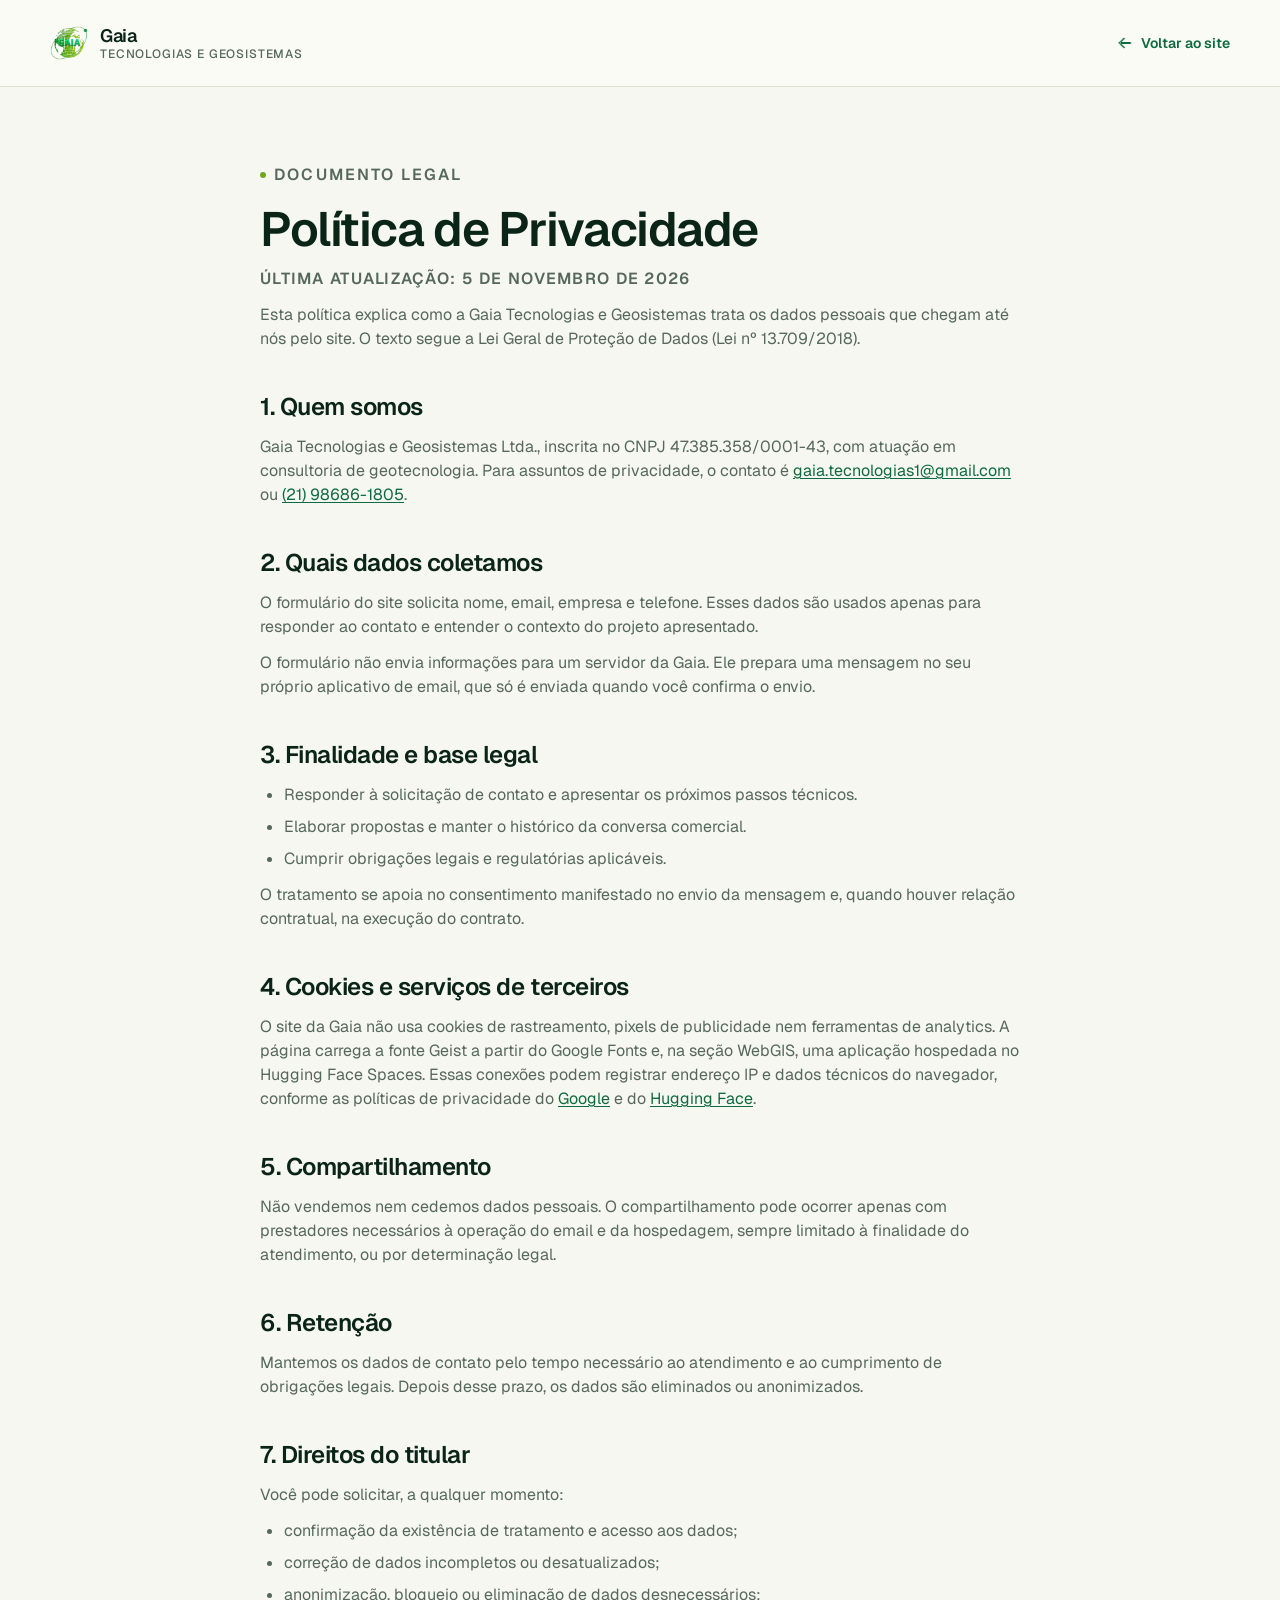
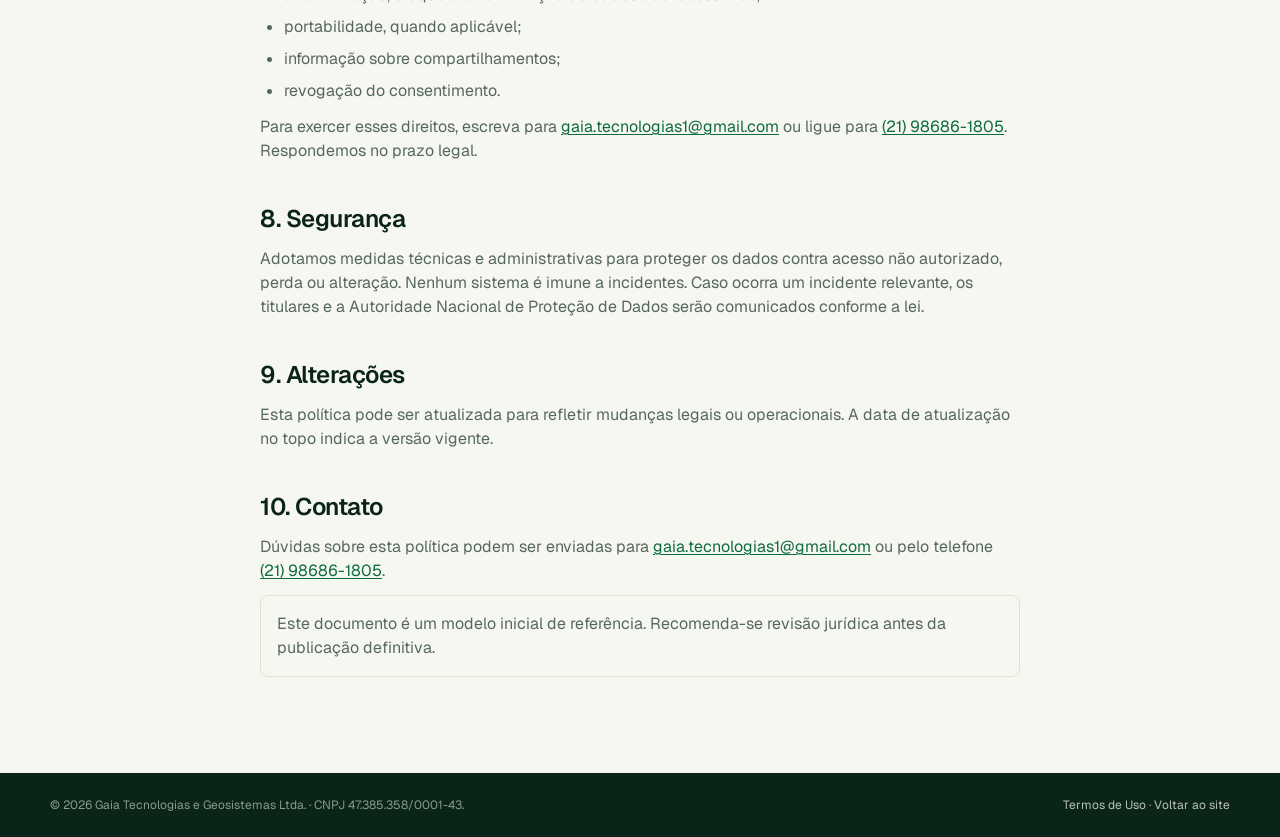
<file: privacidade.html>
<!DOCTYPE html>
<html lang="pt-BR">
<head>
  <meta charset="utf-8">
  <meta name="viewport" content="width=device-width, initial-scale=1">
  <title>Política de Privacidade | Gaia Tecnologias e Geosistemas</title>
  <meta name="description" content="Como a Gaia Tecnologias e Geosistemas trata os dados pessoais enviados pelo site.">
  <meta name="theme-color" content="#08231a">
  <meta name="robots" content="index, follow">
  <link rel="icon" type="image/png" href="assets/favicon.png">
  <link rel="preconnect" href="https://fonts.googleapis.com">
  <link rel="preconnect" href="https://fonts.gstatic.com" crossorigin>
  <link href="https://fonts.googleapis.com/css2?family=Geist:wght@400;500;600&display=swap" rel="stylesheet">
  <link rel="stylesheet" href="styles.css">
</head>
<body>
  <a class="skip-link" href="#conteudo">Ir para o conteúdo</a>

  <svg class="svg-sprite" xmlns="http://www.w3.org/2000/svg" aria-hidden="true" focusable="false">
    <symbol id="i-arrow" viewBox="0 0 256 256"><path d="M221.66,133.66l-72,72a8,8,0,0,1-11.32-11.32L196.69,136H40a8,8,0,0,1,0-16H196.69L138.34,61.66a8,8,0,0,1,11.32-11.32l72,72A8,8,0,0,1,221.66,133.66Z"/></symbol>
  </svg>

  <header class="legal-top">
    <div class="container legal-top-inner">
      <a class="brand" href="index.html" aria-label="Gaia Tecnologias e Geosistemas, voltar ao site">
        <span class="brand-mark"><img src="assets/logo-mark.png" alt="" width="234" height="207"></span>
        <span class="brand-name">Gaia<small>Tecnologias e Geosistemas</small></span>
      </a>
      <a class="legal-back" href="index.html">
        <svg class="icon" aria-hidden="true" style="transform:rotate(180deg)"><use href="#i-arrow"></use></svg>
        Voltar ao site
      </a>
    </div>
  </header>

  <main class="container legal-main" id="conteudo">
    <p class="eyebrow">Documento legal</p>
    <h1>Política de Privacidade</h1>
    <p class="legal-meta">Última atualização: 5 de novembro de 2026</p>

    <p>Esta política explica como a Gaia Tecnologias e Geosistemas trata os dados pessoais que chegam até nós pelo site. O texto segue a Lei Geral de Proteção de Dados (Lei nº 13.709/2018).</p>

    <h2>1. Quem somos</h2>
    <p>Gaia Tecnologias e Geosistemas Ltda., inscrita no CNPJ 47.385.358/0001-43, com atuação em consultoria de geotecnologia. Para assuntos de privacidade, o contato é <a href="mailto:gaia.tecnologias1@gmail.com">gaia.tecnologias1@gmail.com</a> ou <a href="tel:+5521986861805">(21) 98686-1805</a>.</p>

    <h2>2. Quais dados coletamos</h2>
    <p>O formulário do site solicita nome, email, empresa e telefone. Esses dados são usados apenas para responder ao contato e entender o contexto do projeto apresentado.</p>
    <p>O formulário não envia informações para um servidor da Gaia. Ele prepara uma mensagem no seu próprio aplicativo de email, que só é enviada quando você confirma o envio.</p>

    <h2>3. Finalidade e base legal</h2>
    <ul>
      <li>Responder à solicitação de contato e apresentar os próximos passos técnicos.</li>
      <li>Elaborar propostas e manter o histórico da conversa comercial.</li>
      <li>Cumprir obrigações legais e regulatórias aplicáveis.</li>
    </ul>
    <p>O tratamento se apoia no consentimento manifestado no envio da mensagem e, quando houver relação contratual, na execução do contrato.</p>

    <h2>4. Cookies e serviços de terceiros</h2>
    <p>O site da Gaia não usa cookies de rastreamento, pixels de publicidade nem ferramentas de analytics. A página carrega a fonte Geist a partir do Google Fonts e, na seção WebGIS, uma aplicação hospedada no Hugging Face Spaces. Essas conexões podem registrar endereço IP e dados técnicos do navegador, conforme as políticas de privacidade do <a href="https://policies.google.com/privacy" target="_blank" rel="noopener">Google</a> e do <a href="https://huggingface.co/privacy" target="_blank" rel="noopener">Hugging Face</a>.</p>

    <h2>5. Compartilhamento</h2>
    <p>Não vendemos nem cedemos dados pessoais. O compartilhamento pode ocorrer apenas com prestadores necessários à operação do email e da hospedagem, sempre limitado à finalidade do atendimento, ou por determinação legal.</p>

    <h2>6. Retenção</h2>
    <p>Mantemos os dados de contato pelo tempo necessário ao atendimento e ao cumprimento de obrigações legais. Depois desse prazo, os dados são eliminados ou anonimizados.</p>

    <h2>7. Direitos do titular</h2>
    <p>Você pode solicitar, a qualquer momento:</p>
    <ul>
      <li>confirmação da existência de tratamento e acesso aos dados;</li>
      <li>correção de dados incompletos ou desatualizados;</li>
      <li>anonimização, bloqueio ou eliminação de dados desnecessários;</li>
      <li>portabilidade, quando aplicável;</li>
      <li>informação sobre compartilhamentos;</li>
      <li>revogação do consentimento.</li>
    </ul>
    <p>Para exercer esses direitos, escreva para <a href="mailto:gaia.tecnologias1@gmail.com">gaia.tecnologias1@gmail.com</a> ou ligue para <a href="tel:+5521986861805">(21) 98686-1805</a>. Respondemos no prazo legal.</p>

    <h2>8. Segurança</h2>
    <p>Adotamos medidas técnicas e administrativas para proteger os dados contra acesso não autorizado, perda ou alteração. Nenhum sistema é imune a incidentes. Caso ocorra um incidente relevante, os titulares e a Autoridade Nacional de Proteção de Dados serão comunicados conforme a lei.</p>

    <h2>9. Alterações</h2>
    <p>Esta política pode ser atualizada para refletir mudanças legais ou operacionais. A data de atualização no topo indica a versão vigente.</p>

    <h2>10. Contato</h2>
    <p>Dúvidas sobre esta política podem ser enviadas para <a href="mailto:gaia.tecnologias1@gmail.com">gaia.tecnologias1@gmail.com</a> ou pelo telefone <a href="tel:+5521986861805">(21) 98686-1805</a>.</p>

    <p class="legal-note">Este documento é um modelo inicial de referência. Recomenda-se revisão jurídica antes da publicação definitiva.</p>
  </main>

  <footer class="legal-footer">
    <div class="container">
      <p>© 2026 Gaia Tecnologias e Geosistemas Ltda. · CNPJ 47.385.358/0001-43.</p>
      <p><a href="termos.html">Termos de Uso</a> · <a href="index.html">Voltar ao site</a></p>
    </div>
  </footer>
</body>
</html>
</file>
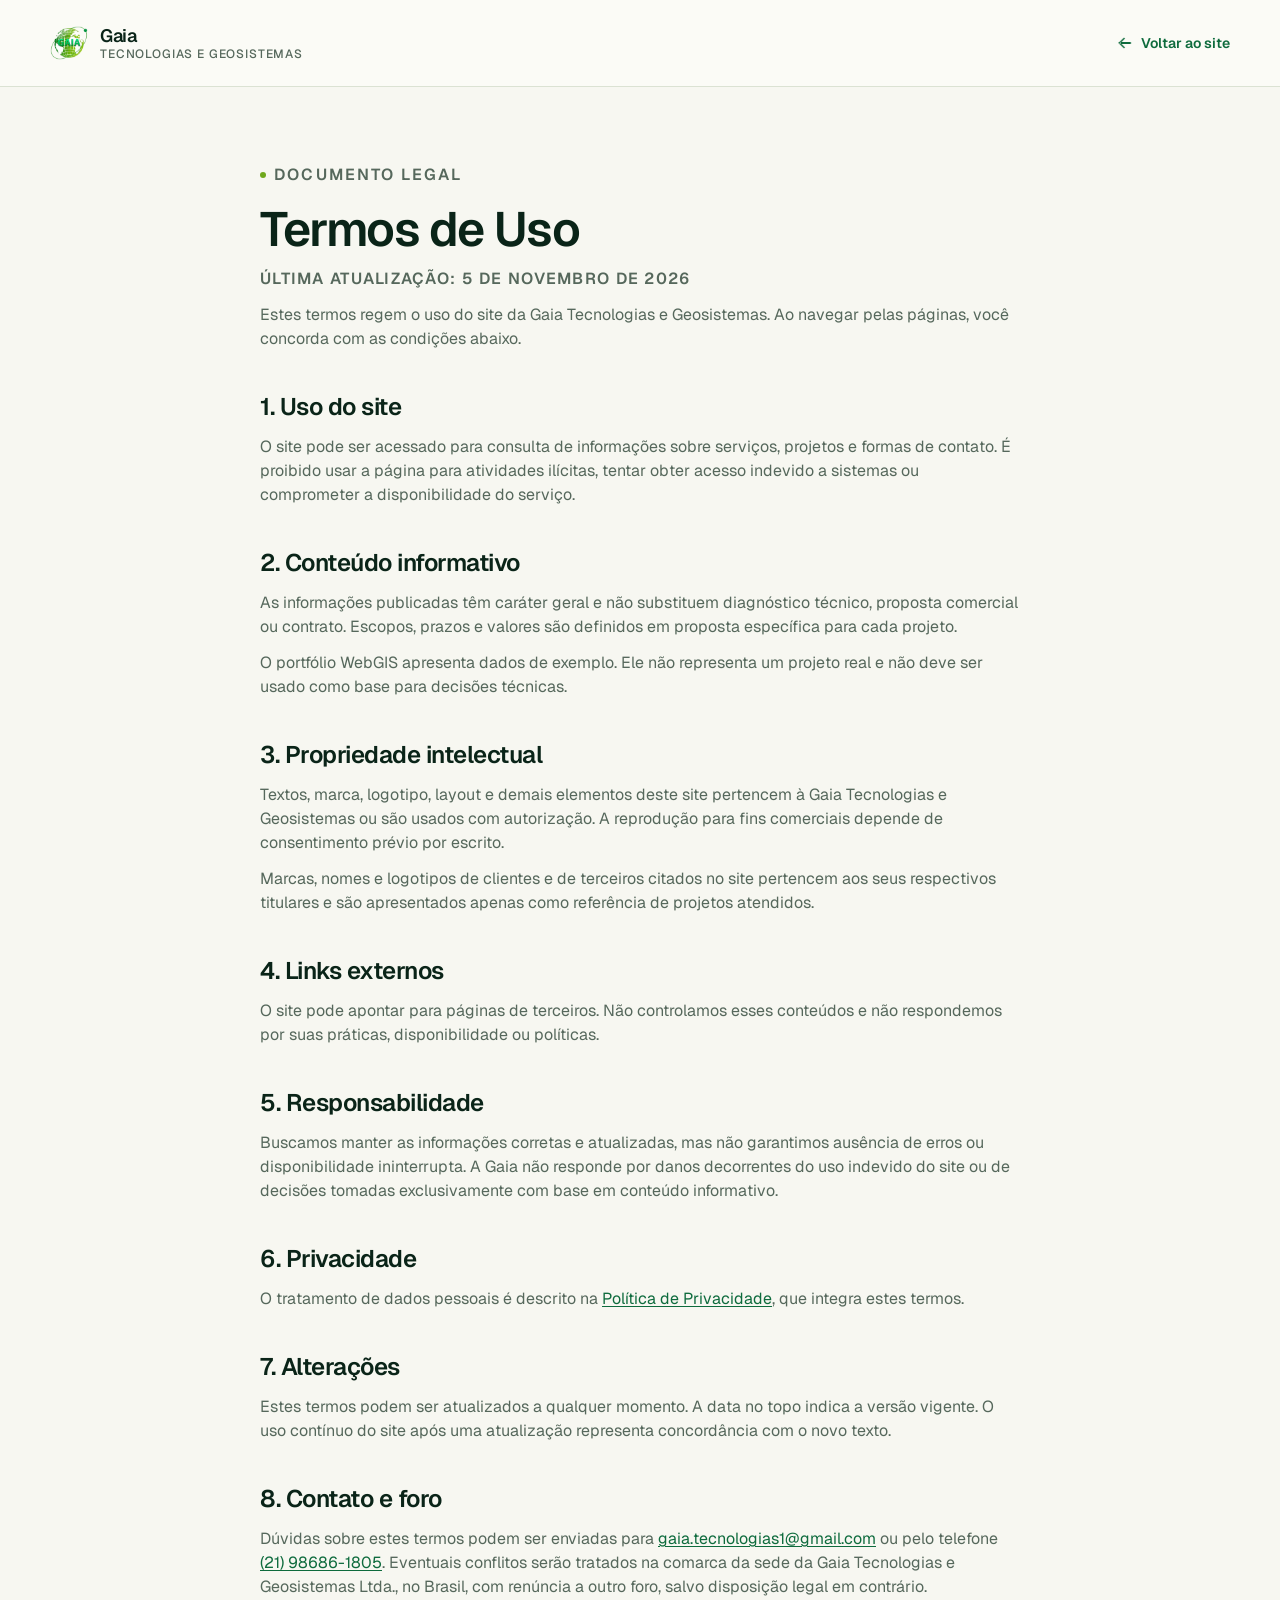
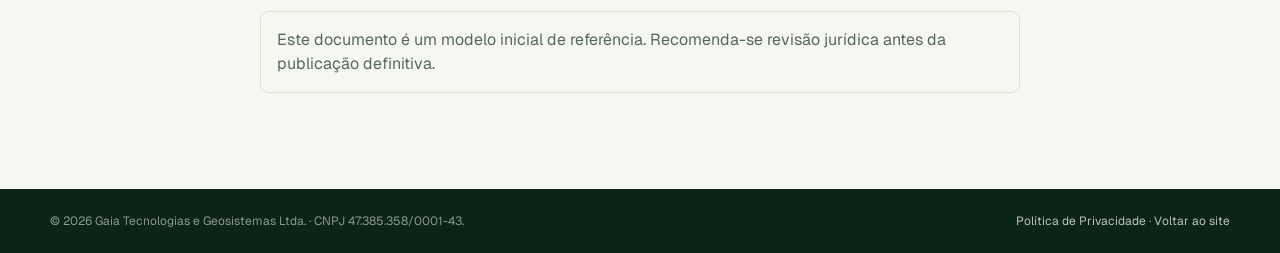
<file: termos.html>
<!DOCTYPE html>
<html lang="pt-BR">
<head>
  <meta charset="utf-8">
  <meta name="viewport" content="width=device-width, initial-scale=1">
  <title>Termos de Uso | Gaia Tecnologias e Geosistemas</title>
  <meta name="description" content="Condições de uso do site da Gaia Tecnologias e Geosistemas.">
  <meta name="theme-color" content="#08231a">
  <meta name="robots" content="index, follow">
  <link rel="icon" type="image/png" href="assets/favicon.png">
  <link rel="preconnect" href="https://fonts.googleapis.com">
  <link rel="preconnect" href="https://fonts.gstatic.com" crossorigin>
  <link href="https://fonts.googleapis.com/css2?family=Geist:wght@400;500;600&display=swap" rel="stylesheet">
  <link rel="stylesheet" href="styles.css">
</head>
<body>
  <a class="skip-link" href="#conteudo">Ir para o conteúdo</a>

  <svg class="svg-sprite" xmlns="http://www.w3.org/2000/svg" aria-hidden="true" focusable="false">
    <symbol id="i-arrow" viewBox="0 0 256 256"><path d="M221.66,133.66l-72,72a8,8,0,0,1-11.32-11.32L196.69,136H40a8,8,0,0,1,0-16H196.69L138.34,61.66a8,8,0,0,1,11.32-11.32l72,72A8,8,0,0,1,221.66,133.66Z"/></symbol>
  </svg>

  <header class="legal-top">
    <div class="container legal-top-inner">
      <a class="brand" href="index.html" aria-label="Gaia Tecnologias e Geosistemas, voltar ao site">
        <span class="brand-mark"><img src="assets/logo-mark.png" alt="" width="234" height="207"></span>
        <span class="brand-name">Gaia<small>Tecnologias e Geosistemas</small></span>
      </a>
      <a class="legal-back" href="index.html">
        <svg class="icon" aria-hidden="true" style="transform:rotate(180deg)"><use href="#i-arrow"></use></svg>
        Voltar ao site
      </a>
    </div>
  </header>

  <main class="container legal-main" id="conteudo">
    <p class="eyebrow">Documento legal</p>
    <h1>Termos de Uso</h1>
    <p class="legal-meta">Última atualização: 5 de novembro de 2026</p>

    <p>Estes termos regem o uso do site da Gaia Tecnologias e Geosistemas. Ao navegar pelas páginas, você concorda com as condições abaixo.</p>

    <h2>1. Uso do site</h2>
    <p>O site pode ser acessado para consulta de informações sobre serviços, projetos e formas de contato. É proibido usar a página para atividades ilícitas, tentar obter acesso indevido a sistemas ou comprometer a disponibilidade do serviço.</p>

    <h2>2. Conteúdo informativo</h2>
    <p>As informações publicadas têm caráter geral e não substituem diagnóstico técnico, proposta comercial ou contrato. Escopos, prazos e valores são definidos em proposta específica para cada projeto.</p>
    <p>O portfólio WebGIS apresenta dados de exemplo. Ele não representa um projeto real e não deve ser usado como base para decisões técnicas.</p>

    <h2>3. Propriedade intelectual</h2>
    <p>Textos, marca, logotipo, layout e demais elementos deste site pertencem à Gaia Tecnologias e Geosistemas ou são usados com autorização. A reprodução para fins comerciais depende de consentimento prévio por escrito.</p>
    <p>Marcas, nomes e logotipos de clientes e de terceiros citados no site pertencem aos seus respectivos titulares e são apresentados apenas como referência de projetos atendidos.</p>

    <h2>4. Links externos</h2>
    <p>O site pode apontar para páginas de terceiros. Não controlamos esses conteúdos e não respondemos por suas práticas, disponibilidade ou políticas.</p>

    <h2>5. Responsabilidade</h2>
    <p>Buscamos manter as informações corretas e atualizadas, mas não garantimos ausência de erros ou disponibilidade ininterrupta. A Gaia não responde por danos decorrentes do uso indevido do site ou de decisões tomadas exclusivamente com base em conteúdo informativo.</p>

    <h2>6. Privacidade</h2>
    <p>O tratamento de dados pessoais é descrito na <a href="privacidade.html">Política de Privacidade</a>, que integra estes termos.</p>

    <h2>7. Alterações</h2>
    <p>Estes termos podem ser atualizados a qualquer momento. A data no topo indica a versão vigente. O uso contínuo do site após uma atualização representa concordância com o novo texto.</p>

    <h2>8. Contato e foro</h2>
    <p>Dúvidas sobre estes termos podem ser enviadas para <a href="mailto:gaia.tecnologias1@gmail.com">gaia.tecnologias1@gmail.com</a> ou pelo telefone <a href="tel:+5521986861805">(21) 98686-1805</a>. Eventuais conflitos serão tratados na comarca da sede da Gaia Tecnologias e Geosistemas Ltda., no Brasil, com renúncia a outro foro, salvo disposição legal em contrário.</p>

    <p class="legal-note">Este documento é um modelo inicial de referência. Recomenda-se revisão jurídica antes da publicação definitiva.</p>
  </main>

  <footer class="legal-footer">
    <div class="container">
      <p>© 2026 Gaia Tecnologias e Geosistemas Ltda. · CNPJ 47.385.358/0001-43.</p>
      <p><a href="privacidade.html">Política de Privacidade</a> · <a href="index.html">Voltar ao site</a></p>
    </div>
  </footer>
</body>
</html>
</file>
<file: styles.css>
/* ==========================================================================
   Gaia Tecnologias e Geosistemas
   Design tokens, layout e componentes
   ========================================================================== */

:root {
  --ink: #0a2418;
  --forest: #0b3a25;
  --forest-900: #08231a;
  --green: #0e6b3d;
  --green-700: #0a5530;
  --leaf: #6fa81c;
  --lime: #c7e86a;
  --lime-soft: #eaf2d8;
  --paper: #f7f7f1;
  --cream: #fbfbf6;
  --tint: #edf2e4;
  --line: #dbe2d3;
  --muted: #56685c;
  --danger: #a92c20;

  --radius-sm: 8px;
  --radius-md: 16px;
  --radius-lg: 24px;

  --ease: cubic-bezier(0.22, 1, 0.36, 1);

  --shadow-card: 0 24px 48px -32px rgba(8, 35, 26, 0.35);
  --shadow-float: 0 32px 64px -40px rgba(0, 0, 0, 0.55);
}

*,
*::before,
*::after {
  box-sizing: border-box;
}

html {
  scroll-behavior: smooth;
  -webkit-text-size-adjust: 100%;
}

body {
  margin: 0;
  background: var(--paper);
  color: var(--ink);
  font-family: "Geist", "Segoe UI", system-ui, -apple-system, sans-serif;
  font-size: 16px;
  line-height: 24px;
  -webkit-font-smoothing: antialiased;
  -moz-osx-font-smoothing: grayscale;
}

img {
  display: block;
  max-width: 100%;
  height: auto;
}

a {
  color: inherit;
  text-decoration: none;
}

button,
input {
  font: inherit;
}

button {
  cursor: pointer;
}

::selection {
  background: var(--lime);
  color: var(--ink);
}

:focus-visible {
  outline: 2px solid var(--focus-ring, var(--green));
  outline-offset: 3px;
}

.hero-copy,
.hero-clients,
.cta-band,
.footer,
.legal-footer,
.error-page {
  --focus-ring: var(--cream);
}

.skip-link:focus-visible {
  outline-color: var(--lime);
  outline-offset: -2px;
}

h1, h2, h3, p, ul, ol {
  margin: 0;
}

ul, ol {
  padding: 0;
  list-style: none;
}

.svg-sprite {
  position: absolute;
  width: 0;
  height: 0;
  overflow: hidden;
}

.icon {
  width: 20px;
  height: 20px;
  flex: none;
  fill: none;
  stroke: currentColor;
  stroke-width: 16;
  stroke-linecap: round;
  stroke-linejoin: round;
}

.skip-link {
  position: fixed;
  top: 8px;
  left: 8px;
  z-index: 300;
  padding: 12px 16px;
  background: var(--ink);
  color: var(--cream);
  border-radius: var(--radius-sm);
  transform: translateY(-160%);
  transition: transform 0.3s var(--ease);
}

.skip-link:focus {
  transform: translateY(0);
}

.container {
  width: min(1180px, calc(100% - 40px));
  margin-inline: auto;
}

/* --------------------------------------------------------------------------
   Tipografia
   -------------------------------------------------------------------------- */

.eyebrow {
  display: flex;
  align-items: center;
  gap: 8px;
  margin-bottom: 16px;
  color: var(--green);
  font-size: 12px;
  line-height: 16px;
  font-weight: 600;
  letter-spacing: 0.14em;
  text-transform: uppercase;
}

.eyebrow::before {
  content: "";
  width: 6px;
  height: 6px;
  flex: none;
  border-radius: 50%;
  background: var(--leaf);
}

.eyebrow-light {
  color: var(--lime);
}

.eyebrow-light::before {
  background: var(--lime);
}

.h2 {
  max-width: 820px;
  font-size: 48px;
  line-height: 1.08;
  font-weight: 600;
  letter-spacing: -0.03em;
  text-wrap: balance;
}

.lead {
  max-width: 620px;
  margin-top: 24px;
  color: var(--muted);
  font-size: 18px;
  line-height: 28px;
  text-wrap: pretty;
}

/* --------------------------------------------------------------------------
   Botões e links
   -------------------------------------------------------------------------- */

.btn {
  display: inline-flex;
  align-items: center;
  justify-content: center;
  gap: 8px;
  padding: 12px 24px;
  border: 1px solid transparent;
  border-radius: 999px;
  font-size: 16px;
  line-height: 24px;
  font-weight: 600;
  white-space: nowrap;
  transition: background-color 0.3s var(--ease), color 0.3s var(--ease),
    transform 0.15s ease-out, box-shadow 0.5s var(--ease);
}

.btn .icon {
  width: 18px;
  height: 18px;
  transition: transform 0.5s var(--ease);
}

@media (hover: hover) {
.btn:hover .icon {
  transform: translateX(3px);
}
}

.btn:active {
  transform: scale(0.96);
}

.btn-sm {
  padding: 8px 16px;
  font-size: 14px;
  line-height: 20px;
}

.btn-lime {
  background: var(--lime);
  color: var(--ink);
}

@media (hover: hover) {
.btn-lime:hover {
  background: #d8f385;
}
}

.btn-green {
  background: var(--green);
  color: var(--cream);
}

@media (hover: hover) {
.btn-green:hover {
  background: var(--green-700);
}
}

.btn-dark {
  background: var(--ink);
  color: var(--cream);
}

@media (hover: hover) {
.btn-dark:hover {
  background: var(--forest-900);
}
}

.btn-block {
  width: 100%;
}

.text-link {
  display: inline-flex;
  align-items: center;
  gap: 8px;
  border-bottom: 1px solid transparent;
  color: var(--green);
  font-size: 14px;
  line-height: 20px;
  font-weight: 600;
  transition: border-color 0.3s var(--ease), color 0.3s var(--ease);
}

.text-link .icon {
  width: 16px;
  height: 16px;
  transition: transform 0.5s var(--ease);
}

@media (hover: hover) {
.text-link:hover {
  border-color: currentColor;
}
}

@media (hover: hover) {
.text-link:hover .icon {
  transform: translate(2px, -2px);
}
}

/* --------------------------------------------------------------------------
   Header e navegação
   -------------------------------------------------------------------------- */

.site-header {
  position: fixed;
  inset: 0 0 auto;
  z-index: 100;
  padding: 16px 20px 0;
  pointer-events: none;
}

.nav {
  position: relative;
  z-index: 2;
  display: flex;
  align-items: center;
  gap: 24px;
  width: 100%;
  max-width: 1040px;
  height: 64px;
  margin-inline: auto;
  padding: 0 12px 0 16px;
  border: 1px solid rgba(10, 36, 24, 0.08);
  border-radius: var(--radius-md);
  background: rgba(251, 251, 246, 0.9);
  -webkit-backdrop-filter: blur(18px);
  backdrop-filter: blur(18px);
  box-shadow: 0 12px 32px -24px rgba(8, 35, 26, 0.45);
  pointer-events: auto;
}

.brand {
  display: flex;
  align-items: center;
  gap: 12px;
  flex: none;
}

.brand-mark {
  display: grid;
  place-items: center;
  width: 38px;
  height: 38px;
}

.brand-mark img {
  width: 38px;
  height: auto;
}

.brand-name {
  display: flex;
  flex-direction: column;
  font-size: 18px;
  line-height: 20px;
  font-weight: 600;
  letter-spacing: -0.02em;
}

.brand-name small {
  margin-top: 2px;
  color: var(--muted);
  font-size: 12px;
  line-height: 12px;
  font-weight: 500;
  letter-spacing: 0.07em;
  text-transform: uppercase;
}

.nav-links {
  display: flex;
  align-items: center;
  gap: 4px;
  margin-inline: auto;
}

.nav-links a {
  display: block;
  padding: 8px 12px;
  border-radius: var(--radius-sm);
  color: #33473b;
  font-size: 14px;
  line-height: 20px;
  font-weight: 500;
  transition: background-color 0.3s var(--ease), color 0.3s var(--ease);
}

@media (hover: hover) {
.nav-links a:hover {
  background: var(--tint);
  color: var(--green);
}
}

.nav-links a[aria-current="true"] {
  background: var(--lime-soft);
  color: var(--green);
}

.nav-cta {
  margin-left: 8px;
}

.nav-toggle {
  display: none;
  flex-direction: column;
  align-items: center;
  justify-content: center;
  width: 44px;
  height: 44px;
  margin-left: auto;
  padding: 0;
  border: 0;
  border-radius: var(--radius-sm);
  background: transparent;
}

.nav-toggle span {
  display: block;
  width: 20px;
  height: 2px;
  border-radius: 2px;
  background: var(--ink);
  transition: transform 0.5s var(--ease);
}

.nav-toggle span + span {
  margin-top: 6px;
}

.nav-toggle[aria-expanded="true"] span:first-child {
  transform: translateY(4px) rotate(45deg);
}

.nav-toggle[aria-expanded="true"] span:last-child {
  transform: translateY(-4px) rotate(-45deg);
}

.mobile-menu {
  position: fixed;
  inset: 0;
  z-index: 1;
  padding: 112px 24px 32px;
  background: rgba(251, 251, 246, 0.98);
  -webkit-backdrop-filter: blur(24px);
  backdrop-filter: blur(24px);
  opacity: 0;
  visibility: hidden;
  overflow-y: auto;
  pointer-events: none;
  transition: opacity 0.5s var(--ease), visibility 0.5s var(--ease);
}

.mobile-menu.is-open {
  opacity: 1;
  visibility: visible;
  pointer-events: auto;
}

.mobile-menu-inner {
  display: flex;
  flex-direction: column;
  min-height: 100%;
  max-width: 560px;
  margin-inline: auto;
}

.mobile-links {
  display: grid;
  gap: 4px;
}

.mobile-links li {
  opacity: 0;
  transform: translateY(24px);
  transition: opacity 0.5s var(--ease), transform 0.5s var(--ease);
}

.mobile-links a {
  display: block;
  padding: 8px 0;
  font-size: 30px;
  line-height: 36px;
  font-weight: 600;
  letter-spacing: -0.02em;
}

@media (hover: hover) {
.mobile-links a:hover {
  color: var(--green);
}
}

.mobile-menu.is-open .mobile-links li,
.mobile-menu.is-open .mobile-menu-foot {
  opacity: 1;
  transform: none;
  transition-delay: calc(var(--i) * 60ms);
}

.mobile-menu-foot {
  display: grid;
  justify-items: start;
  gap: 16px;
  margin-top: 40px;
  opacity: 0;
  transform: translateY(24px);
  transition: opacity 0.5s var(--ease), transform 0.5s var(--ease);
}

.mobile-menu-foot .btn {
  width: 100%;
}

.mobile-mail {
  color: var(--muted);
  font-size: 14px;
  line-height: 20px;
}

.mobile-contacts {
  display: grid;
  gap: 4px;
}

body.menu-open {
  overflow: hidden;
}

@media (min-width: 1021px) {
  .mobile-menu {
    display: none;
  }
}

/* --------------------------------------------------------------------------
   Hero
   -------------------------------------------------------------------------- */

.hero {
  position: relative;
  padding: 152px 0 0;
  overflow: hidden;
  background: var(--forest-900);
  color: var(--cream);
}

.hero-art {
  position: absolute;
  top: -14%;
  right: -16%;
  width: min(1100px, 120%);
  opacity: 0.14;
  pointer-events: none;
}

.hero-grid {
  position: relative;
  display: grid;
  grid-template-columns: minmax(0, 1.2fr) minmax(0, 0.8fr);
  gap: 64px;
  align-items: center;
  padding-bottom: 64px;
}

.hero-copy {
  min-width: 0;
}

.hero-title {
  max-width: 680px;
  margin-top: 16px;
  font-size: 60px;
  line-height: 1.05;
  font-weight: 600;
  letter-spacing: -0.035em;
  text-wrap: balance;
  background: linear-gradient(90deg, #ffffff 0%, #9b9b9b 100%);
  -webkit-background-clip: text;
  background-clip: text;
  color: transparent;
}

@supports not ((-webkit-background-clip: text) or (background-clip: text)) {
  .hero-title {
    color: var(--cream);
  }
}

@media (forced-colors: active) {
  .hero-title {
    background: none;
    color: CanvasText;
    -webkit-text-fill-color: CanvasText;
  }
}

.hero-sub {
  max-width: 560px;
  margin-top: 24px;
  color: rgba(247, 247, 241, 0.76);
  font-size: 18px;
  line-height: 28px;
  text-wrap: pretty;
}

.hero-actions {
  margin-top: 32px;
}

.hero-clients {
  position: relative;
  display: flex;
  align-items: center;
  gap: 24px;
  flex-wrap: wrap;
  padding: 24px 0 32px;
  border-top: 1px solid rgba(247, 247, 241, 0.14);
  font-size: 14px;
  line-height: 20px;
}

.hero-clients-label {
  color: rgba(247, 247, 241, 0.54);
  font-size: 12px;
  line-height: 16px;
  font-weight: 600;
  letter-spacing: 0.12em;
  text-transform: uppercase;
}

.hero-clients-names {
  display: flex;
  align-items: center;
  gap: 16px;
  flex-wrap: wrap;
  font-weight: 500;
}

.hero-clients-names a {
  transition: color 0.3s var(--ease);
}

@media (hover: hover) {
.hero-clients-names a:hover {
  color: var(--lime);
}
}

.hero-clients-names span {
  width: 4px;
  height: 4px;
  flex: none;
  border-radius: 50%;
  background: rgba(247, 247, 241, 0.4);
}

.hero-clients-link {
  display: inline-flex;
  align-items: center;
  gap: 8px;
  margin-left: auto;
  color: var(--lime);
  font-weight: 500;
  transition: opacity 0.3s var(--ease);
}

@media (hover: hover) {
.hero-clients-link:hover {
  opacity: 0.75;
}
}

.hero-clients-link .icon {
  width: 16px;
  height: 16px;
}

/* Formulário do hero ------------------------------------------------------- */

.form-card {
  padding: 32px;
  border: 1px solid rgba(255, 255, 255, 0.45);
  border-radius: var(--radius-lg);
  background: var(--cream);
  color: var(--ink);
  box-shadow: var(--shadow-float);
  scroll-margin-top: 112px;
}

.form-kicker {
  color: var(--green);
  font-size: 12px;
  line-height: 16px;
  font-weight: 600;
  letter-spacing: 0.12em;
  text-transform: uppercase;
}

.form-title {
  margin-top: 8px;
  font-size: 30px;
  line-height: 36px;
  font-weight: 600;
  letter-spacing: -0.02em;
}

.form-sub {
  margin: 8px 0 24px;
  color: var(--muted);
  font-size: 14px;
  line-height: 20px;
  text-wrap: pretty;
}

.field {
  margin-bottom: 16px;
}

.field label {
  display: block;
  margin-bottom: 4px;
  font-size: 12px;
  line-height: 16px;
  font-weight: 600;
}

.field input {
  width: 100%;
  height: 44px;
  padding: 0 12px;
  border: 1px solid var(--line);
  border-radius: var(--radius-sm);
  background: #ffffff;
  color: var(--ink);
  font-size: 16px;
  line-height: 24px;
  transition: border-color 0.3s var(--ease), box-shadow 0.3s var(--ease);
}

.field input::placeholder {
  color: #8a9a8f;
}

@media (hover: hover) {
.field input:hover {
  border-color: #b9c6b1;
}
}

.field input:focus {
  outline: none;
  border-color: var(--green);
  box-shadow: 0 0 0 3px rgba(14, 107, 61, 0.14);
}

.field input[aria-invalid="true"] {
  border-color: var(--danger);
  box-shadow: 0 0 0 3px rgba(169, 44, 32, 0.1);
}

.field-error {
  margin-top: 4px;
  color: var(--danger);
  font-size: 12px;
  line-height: 16px;
}

.field-error:empty {
  display: none;
}

.hp-field {
  position: absolute;
  left: -9999px;
  width: 1px;
  height: 1px;
  overflow: hidden;
}

.form-note {
  margin-top: 12px;
  color: var(--muted);
  font-size: 12px;
  line-height: 16px;
  text-align: center;
}

.form-note a {
  color: var(--green);
  text-decoration: underline;
  text-underline-offset: 2px;
}

.form-status {
  margin-top: 12px;
  padding: 12px;
  border-radius: var(--radius-sm);
  background: var(--lime-soft);
  color: var(--forest);
  font-size: 14px;
  line-height: 20px;
}

.form-status:empty {
  display: none;
}

.form-status.is-error {
  background: #f7e4e1;
  color: var(--danger);
}

/* --------------------------------------------------------------------------
   Seções
   -------------------------------------------------------------------------- */

.section {
  padding: 96px 0;
  scroll-margin-top: 96px;
}

.section-white {
  background: #ffffff;
}

.section-tint {
  background: var(--tint);
}

.section-head {
  max-width: 760px;
}

.services-grid {
  margin-top: 48px;
}

.split {
  display: grid;
  grid-template-columns: minmax(0, 0.95fr) minmax(0, 1.05fr);
  gap: 80px;
  align-items: start;
}

.split-head {
  position: sticky;
  top: 120px;
}

.pain-list {
  border-top: 1px solid var(--line);
}

.pain-list li {
  display: grid;
  grid-template-columns: 40px minmax(0, 1fr);
  gap: 16px;
  padding: 24px 0;
  border-bottom: 1px solid var(--line);
}

.pain-num {
  padding-top: 4px;
  color: var(--green);
  font-size: 12px;
  line-height: 16px;
  font-weight: 600;
  letter-spacing: 0.08em;
}

.pain-list h3 {
  font-size: 20px;
  line-height: 28px;
  font-weight: 600;
  letter-spacing: -0.01em;
}

.pain-list p {
  max-width: 48ch;
  margin-top: 4px;
  color: var(--muted);
  font-size: 16px;
  line-height: 24px;
}

/* --------------------------------------------------------------------------
   Serviços
   -------------------------------------------------------------------------- */

.services-grid {
  display: grid;
  grid-template-columns: repeat(6, 1fr);
  gap: 16px;
}

.service-card {
  display: flex;
  flex-direction: column;
  grid-column: span 3;
  padding: 32px;
  border: 1px solid var(--line);
  border-radius: var(--radius-lg);
  background: var(--paper);
  transition: transform 0.5s var(--ease), box-shadow 0.5s var(--ease),
    border-color 0.3s var(--ease);
}

.service-card:nth-child(n + 3) {
  grid-column: span 2;
}

.service-top {
  display: flex;
  align-items: flex-start;
  justify-content: space-between;
  gap: 16px;
  margin-bottom: 24px;
}

.service-icon {
  display: grid;
  place-items: center;
  width: 48px;
  height: 48px;
  border-radius: var(--radius-md);
  background: var(--lime-soft);
  color: var(--green);
}

.service-icon .icon {
  width: 24px;
  height: 24px;
}

.service-num {
  color: var(--muted);
  font-size: 12px;
  line-height: 16px;
  font-weight: 500;
  letter-spacing: 0.08em;
}

.service-card h3 {
  font-size: 24px;
  line-height: 32px;
  font-weight: 600;
  letter-spacing: -0.02em;
}

.service-card > p {
  max-width: 46ch;
  margin-top: 8px;
  color: var(--muted);
  font-size: 16px;
  line-height: 24px;
}

.service-card .service-tags {
  margin-top: auto;
  padding-top: 24px;
  color: var(--green);
  font-size: 12px;
  line-height: 16px;
  font-weight: 500;
  letter-spacing: 0.02em;
}

@media (hover: hover) {
  .service-card:hover {
    transform: translateY(-4px);
    border-color: #b8cbb4;
    box-shadow: var(--shadow-card);
  }
}

/* --------------------------------------------------------------------------
   Declaração (revelação palavra por palavra)
   -------------------------------------------------------------------------- */

.statement {
  position: relative;
  padding: 128px 0;
  overflow: hidden;
  background: var(--ink);
  color: var(--cream);
}

.statement-kicker {
  margin-bottom: 24px;
  color: var(--lime);
  font-size: 12px;
  line-height: 16px;
  font-weight: 600;
  letter-spacing: 0.14em;
  text-transform: uppercase;
}

.statement-text {
  max-width: 900px;
  font-size: 48px;
  line-height: 52px;
  font-weight: 600;
  letter-spacing: -0.03em;
  text-wrap: balance;
}

.statement-text .word {
  opacity: 0.35;
  transition: opacity 0.7s var(--ease);
}

.statement-text .word.is-lit {
  opacity: 1;
}

/* --------------------------------------------------------------------------
   WebGIS
   -------------------------------------------------------------------------- */

.webgis {
  padding: 96px 0;
  background: var(--tint);
  scroll-margin-top: 96px;
}

.webgis-head {
  display: grid;
  grid-template-columns: minmax(0, 1.05fr) minmax(0, 0.95fr);
  gap: 64px;
  align-items: start;
  margin-bottom: 48px;
}

.webgis-head > div:last-child {
  padding-top: 28px;
}

.webgis-head .lead {
  margin-top: 0;
}

.check-list {
  display: grid;
  grid-template-columns: 1fr 1fr;
  gap: 12px 24px;
  margin-top: 24px;
}

.check-list li {
  display: flex;
  align-items: flex-start;
  gap: 8px;
  font-size: 14px;
  line-height: 20px;
  font-weight: 500;
}

.check-list .icon {
  width: 18px;
  height: 18px;
  margin-top: 1px;
  color: var(--green);
}

.browser {
  padding: 8px;
  border: 1px solid rgba(10, 36, 24, 0.1);
  border-radius: var(--radius-lg);
  background: #ffffff;
  box-shadow: 0 40px 80px -48px rgba(8, 35, 26, 0.45);
}

.browser-bar {
  display: flex;
  align-items: center;
  gap: 16px;
  height: 40px;
  padding: 0 12px;
}

.browser-dots {
  display: flex;
  gap: 4px;
}

.browser-dots i {
  width: 8px;
  height: 8px;
  border-radius: 50%;
  background: #d6ddd0;
}

.browser-url {
  flex: 0 1 auto;
  padding: 4px 12px;
  border-radius: 999px;
  background: var(--paper);
  color: var(--muted);
  font-size: 12px;
  line-height: 16px;
}

.browser-open {
  display: inline-flex;
  align-items: center;
  gap: 4px;
  margin-left: auto;
  color: var(--green);
  font-size: 12px;
  line-height: 16px;
  font-weight: 600;
  transition: color 0.3s var(--ease);
}

@media (hover: hover) {
.browser-open:hover {
  color: var(--green-700);
}
}

.browser-open .icon {
  width: 14px;
  height: 14px;
}

.browser iframe {
  display: block;
  width: 100%;
  height: 640px;
  border: 0;
  border-radius: var(--radius-md);
  background: var(--tint);
}

.demo-note {
  margin-top: 16px;
  color: var(--muted);
  font-size: 12px;
  line-height: 16px;
  text-align: right;
}

.demo-note a {
  color: var(--green);
  text-decoration: underline;
  text-underline-offset: 2px;
}

/* --------------------------------------------------------------------------
   Clientes
   -------------------------------------------------------------------------- */

.client-grid {
  display: grid;
  grid-template-columns: 1fr 1fr;
  gap: 24px;
  margin-top: 48px;
}

.client-card {
  display: flex;
  flex-direction: column;
  align-items: flex-start;
  padding: 40px;
  border: 1px solid var(--line);
  border-radius: var(--radius-lg);
  background: var(--paper);
  transition: transform 0.5s var(--ease), box-shadow 0.5s var(--ease),
    border-color 0.3s var(--ease);
}

@media (hover: hover) {
  .client-card:hover {
    transform: translateY(-4px);
    border-color: #b8cbb4;
    box-shadow: var(--shadow-card);
  }
}

.client-type {
  color: var(--muted);
  font-size: 12px;
  line-height: 16px;
  font-weight: 500;
  letter-spacing: 0.06em;
  text-transform: uppercase;
}

.client-logo {
  margin-top: 24px;
}

.client-logo img {
  display: block;
  width: 100%;
  max-width: 340px;
  height: auto;
}

.client-card > p:not(.client-type) {
  margin: 16px 0 24px;
  color: var(--muted);
  font-size: 16px;
  line-height: 24px;
  text-wrap: pretty;
}

.tag-list {
  display: flex;
  flex-wrap: wrap;
  gap: 8px;
  margin-bottom: 24px;
}

.tag-list li {
  padding: 4px 12px;
  border: 1px solid var(--line);
  border-radius: 999px;
  background: #ffffff;
  color: var(--forest);
  font-size: 12px;
  line-height: 16px;
  font-weight: 500;
}

.client-card .text-link {
  margin-top: auto;
}

/* --------------------------------------------------------------------------
   Momentos
   -------------------------------------------------------------------------- */

.moment-grid {
  display: grid;
  grid-template-columns: minmax(0, 1.15fr) minmax(0, 0.85fr);
  gap: 16px;
  margin-top: 48px;
}

.moment {
  position: relative;
  margin: 0;
  overflow: hidden;
  border-radius: var(--radius-lg);
  background: var(--tint);
}

.moment img {
  display: block;
  width: 100%;
  height: 100%;
  object-fit: cover;
  outline: 1px solid oklch(0 0 0 / 0.1);
  outline-offset: -1px;
  transition: transform 0.8s var(--ease);
}

.moment-large {
  grid-row: span 2;
}

.moment:not(.moment-large) {
  aspect-ratio: 4 / 3;
}

.moment-team img {
  object-position: center top;
}

.moment-caption {
  position: absolute;
  left: 16px;
  right: 16px;
  bottom: 16px;
  display: flex;
  align-items: flex-start;
  gap: 8px;
  padding: 12px;
  border: 1px solid rgba(255, 255, 255, 0.4);
  border-radius: var(--radius-sm);
  background: rgba(251, 251, 246, 0.94);
  -webkit-backdrop-filter: blur(10px);
  backdrop-filter: blur(10px);
  color: var(--ink);
}

.moment-icon {
  flex: none;
  padding-top: 2px;
  color: var(--green);
}

.moment-icon .icon {
  width: 16px;
  height: 16px;
}

.moment-text {
  display: grid;
  gap: 2px;
}

.moment-text strong {
  font-size: 14px;
  line-height: 20px;
  font-weight: 600;
}

.moment-text small {
  color: var(--muted);
  font-size: 12px;
  line-height: 16px;
}

@media (hover: hover) {
  .moment:hover img {
    transform: scale(1.03);
  }
}

/* --------------------------------------------------------------------------
   Equipe
   -------------------------------------------------------------------------- */

.team-grid {
  display: grid;
  grid-template-columns: minmax(0, 1.2fr) minmax(0, 0.8fr);
  gap: 64px;
  align-items: start;
}

.team-section {
  padding: 64px 0;
}

.team-copy .h2 {
  font-size: 36px;
  line-height: 1.1;
}

.team-copy .lead {
  max-width: 560px;
}

.team-aside {
  display: grid;
  gap: 24px;
  align-content: start;
  padding-top: 32px;
}

.team-list {
  display: grid;
  gap: 16px;
  margin-top: 0;
}

.team-list li {
  display: flex;
  align-items: flex-start;
  gap: 12px;
}

.team-icon {
  display: grid;
  place-items: center;
  width: 40px;
  height: 40px;
  flex: none;
  border-radius: var(--radius-sm);
  background: var(--lime-soft);
  color: var(--green);
}

.team-icon .icon {
  width: 20px;
  height: 20px;
}

.team-list strong {
  display: block;
  font-size: 16px;
  line-height: 24px;
  font-weight: 600;
}

.team-list small {
  display: block;
  color: var(--muted);
  font-size: 14px;
  line-height: 20px;
}

.incubator {
  display: flex;
  align-items: center;
  gap: 16px;
  margin: 0;
  padding: 24px;
  border: 1px solid var(--line);
  border-radius: var(--radius-md);
  background: #ffffff;
}

.incubator img {
  width: 64px;
  height: 64px;
  flex: none;
  border-radius: var(--radius-sm);
  object-fit: contain;
}

.incubator-title {
  color: var(--ink);
  font-size: 16px;
  line-height: 24px;
  font-weight: 600;
}

.incubator p:last-child {
  margin-top: 2px;
  color: var(--muted);
  font-size: 14px;
  line-height: 20px;
}

/* --------------------------------------------------------------------------
   CTA final
   -------------------------------------------------------------------------- */

.cta-band {
  position: relative;
  padding: 96px 0;
  overflow: hidden;
  background: var(--forest);
  color: var(--cream);
}

.cta-art {
  position: absolute;
  left: -18%;
  bottom: -45%;
  width: 900px;
  opacity: 0.14;
  transform: rotate(180deg);
  pointer-events: none;
}

.cta-inner {
  position: relative;
  max-width: 820px;
  text-align: center;
}

.cta-inner .eyebrow {
  justify-content: center;
}

.cta-inner .h2 {
  max-width: 760px;
  margin-inline: auto;
  color: var(--cream);
}

.cta-inner .lead {
  margin-inline: auto;
  color: rgba(247, 247, 241, 0.75);
}

.cta-actions {
  display: flex;
  align-items: center;
  justify-content: center;
  gap: 24px;
  flex-wrap: wrap;
  margin-top: 32px;
}

.cta-mail {
  display: inline-flex;
  align-items: center;
  gap: 8px;
  color: rgba(247, 247, 241, 0.85);
  font-size: 14px;
  line-height: 20px;
  transition: color 0.3s var(--ease);
}

@media (hover: hover) {
.cta-mail:hover {
  color: var(--lime);
}
}

.cta-mail .icon {
  width: 16px;
  height: 16px;
}

/* --------------------------------------------------------------------------
   Rodapé
   -------------------------------------------------------------------------- */

.footer {
  padding: 64px 0 24px;
  background: var(--ink);
  color: var(--cream);
}

.footer-grid {
  display: grid;
  grid-template-columns: minmax(0, 1.4fr) minmax(0, 0.6fr) minmax(0, 1fr);
  gap: 64px;
  padding-bottom: 48px;
  border-bottom: 1px solid rgba(247, 247, 241, 0.12);
}

.brand-footer {
  align-items: center;
}

.brand-footer .brand-mark {
  width: 44px;
  height: 44px;
  padding: 4px;
  border-radius: 12px;
  background: var(--cream);
}

.brand-footer .brand-mark img {
  width: 34px;
}

.brand-footer .brand-name small {
  color: rgba(247, 247, 241, 0.6);
  font-size: 12px;
}

.footer-brand > p {
  max-width: 320px;
  margin-top: 16px;
  color: rgba(247, 247, 241, 0.62);
  font-size: 14px;
  line-height: 20px;
}

.footer h3 {
  margin-bottom: 16px;
  color: rgba(247, 247, 241, 0.55);
  font-size: 12px;
  line-height: 16px;
  font-weight: 600;
  letter-spacing: 0.12em;
  text-transform: uppercase;
}

.footer-nav ul {
  display: grid;
  gap: 8px;
}

.footer-nav a,
.footer-contact a {
  color: rgba(247, 247, 241, 0.8);
  font-size: 14px;
  line-height: 20px;
  transition: color 0.3s var(--ease);
}

@media (hover: hover) {
.footer-nav a:hover,
.footer-contact a:hover {
  color: var(--lime);
}
}

.footer-contact {
  display: grid;
  justify-items: start;
  gap: 8px;
}

.footer-contact a,
.footer-contact p {
  display: inline-flex;
  align-items: center;
  gap: 8px;
  color: rgba(247, 247, 241, 0.8);
  font-size: 14px;
  line-height: 20px;
}

.footer-contact .icon {
  width: 16px;
  height: 16px;
  color: var(--leaf);
}

.footer-contact .text-link {
  margin-top: 8px;
  color: var(--lime);
}

.footer-bottom {
  display: flex;
  align-items: center;
  justify-content: space-between;
  gap: 24px;
  flex-wrap: wrap;
  padding-top: 24px;
  color: rgba(247, 247, 241, 0.55);
  font-size: 12px;
  line-height: 16px;
}

.footer-bottom a {
  margin-left: 24px;
  transition: color 0.3s var(--ease);
}

@media (hover: hover) {
.footer-bottom a:hover {
  color: var(--cream);
}
}

/* --------------------------------------------------------------------------
   Revelação no scroll
   -------------------------------------------------------------------------- */

.js .reveal {
  opacity: 0;
  transform: translateY(32px);
  transition: opacity 0.7s var(--ease), transform 0.7s var(--ease);
  transition-delay: var(--delay, 0ms);
}

.js .reveal.is-visible {
  opacity: 1;
  transform: none;
}

/* --------------------------------------------------------------------------
   Responsivo
   -------------------------------------------------------------------------- */

@media (max-width: 1100px) {
  .nav-links {
    gap: 0;
  }

  .nav-links a {
    padding-inline: 8px;
  }
}

@media (max-width: 1020px) {
  .nav-links,
  .nav-cta {
    display: none;
  }

  .nav-toggle {
    display: flex;
  }

  .hero-grid {
    gap: 40px;
  }

  .split {
    gap: 48px;
  }

}

@media (max-width: 960px) {
  .hero {
    padding-top: 128px;
  }

  .hero-grid {
    grid-template-columns: minmax(0, 1fr);
    padding-bottom: 48px;
  }

  .hero-copy {
    max-width: 680px;
  }

  .hero-title {
    font-size: 48px;
    line-height: 1.05;
  }

  .form-card {
    width: 100%;
    max-width: 560px;
  }

  .split,
  .team-grid,
  .webgis-head {
    grid-template-columns: minmax(0, 1fr);
    gap: 40px;
  }

  .split-head {
    position: static;
  }

  .team-aside {
    padding-top: 0;
  }

  .webgis-head {
    align-items: start;
  }

  .webgis-head > div:last-child {
    padding-top: 0;
  }

  .webgis-head .lead {
    max-width: 640px;
  }






  .client-grid {
    grid-template-columns: 1fr;
  }



  .footer-grid {
    grid-template-columns: 1fr 1fr;
    gap: 40px;
  }
}

@media (max-width: 700px) {
  .section,
  .webgis,
  .cta-band {
    padding: 64px 0;
  }

  .statement {
    padding: 80px 0;
  }

  .h2 {
    font-size: 36px;
    line-height: 1.1;
  }

  .hero-title {
    font-size: 36px;
    line-height: 1.1;
  }

  .hero-sub {
    font-size: 16px;
    line-height: 24px;
  }

  .hero-br {
    display: none;
  }

  .lead {
    font-size: 16px;
    line-height: 24px;
  }

  .hero-clients {
    gap: 12px 24px;
  }

  .hero-clients-link {
    width: 100%;
    margin-left: 0;
  }

  .services-grid {
    grid-template-columns: 1fr;
  }

  .service-card,
  .service-card:nth-child(n + 3) {
    grid-column: auto;
  }



  .statement-text {
    font-size: 30px;
    line-height: 36px;
  }


  .check-list {
    grid-template-columns: 1fr;
  }

  .moment-grid {
    grid-template-columns: 1fr;
  }

  .moment-large {
    grid-row: auto;
    aspect-ratio: 4 / 3;
  }

  .browser iframe {
    height: 460px;
  }

  .client-card {
    padding: 24px;
  }




  .cta-mail {
    font-size: 12px;
  }

  .cta-break {
    display: none;
  }

  .footer-grid {
    grid-template-columns: 1fr;
    gap: 32px;
  }

  .footer-bottom {
    align-items: flex-start;
    flex-direction: column;
    gap: 12px;
  }

  .footer-bottom a {
    margin-left: 0;
    margin-right: 16px;
  }

  .demo-note {
    text-align: left;
  }
}

@media (max-width: 520px) {
  .site-header {
    padding: 12px 12px 0;
  }

  .nav {
    height: 60px;
    padding-left: 12px;
    gap: 12px;
  }

  .container {
    width: calc(100% - 32px);
  }

  .brand-mark,
  .brand-mark img {
    width: 32px;
  }

  .brand-name small {
    display: none;
  }

  .hero {
    padding-top: 108px;
  }

  .hero-title {
    font-size: 36px;
    line-height: 40px;
  }

  .form-card {
    padding: 24px;
  }

  .form-title {
    font-size: 24px;
    line-height: 32px;
  }

  .hero-clients-names {
    gap: 12px;
  }

  .hero-clients-names span {
    display: none;
  }

  .hero-clients-names a {
    flex-basis: 100%;
  }

  .browser {
    margin-inline: -16px;
    padding: 0;
    border-right: 0;
    border-left: 0;
    border-radius: 0;
    box-shadow: none;
  }

  .browser-bar {
    padding-inline: 16px;
  }

  .browser-url {
    display: none;
  }

  .browser iframe {
    height: 440px;
    border-radius: 0;
  }

  .moment-caption {
    left: 12px;
    right: 12px;
    bottom: 12px;
    padding: 8px;
  }

  .cta-actions {
    align-items: stretch;
    flex-direction: column;
  }

  .cta-actions .btn {
    width: 100%;
  }

  .statement-text {
    font-size: 24px;
    line-height: 32px;
  }
}

/* --------------------------------------------------------------------------
   Movimento reduzido
   -------------------------------------------------------------------------- */

@media (prefers-reduced-motion: reduce) {
  html {
    scroll-behavior: auto;
  }

  *,
  *::before,
  *::after {
    animation-duration: 0.01ms !important;
    animation-iteration-count: 1 !important;
    transition-duration: 0.01ms !important;
  }

  .js .reveal {
    opacity: 1;
    transform: none;
  }

  .statement-text .word {
    opacity: 1;
  }
}

/* --------------------------------------------------------------------------
   Páginas legais e 404
   -------------------------------------------------------------------------- */

.legal-top {
  padding: 24px 0;
  border-bottom: 1px solid var(--line);
  background: var(--cream);
}

.legal-top-inner {
  display: flex;
  align-items: center;
  justify-content: space-between;
  gap: 24px;
}

.legal-back {
  display: inline-flex;
  align-items: center;
  gap: 8px;
  color: var(--green);
  font-size: 14px;
  line-height: 20px;
  font-weight: 600;
}

.legal-back .icon {
  width: 16px;
  height: 16px;
}

.legal-main {
  max-width: 760px;
  padding: 64px 0 96px;
}

.legal-main h1 {
  margin-top: 8px;
  font-size: 48px;
  line-height: 52px;
  font-weight: 600;
  letter-spacing: -0.03em;
  text-wrap: balance;
}

.legal-meta {
  margin-top: 16px;
  color: var(--muted);
  font-size: 12px;
  line-height: 16px;
  font-weight: 600;
  letter-spacing: 0.08em;
  text-transform: uppercase;
}

.legal-main h2 {
  margin: 40px 0 8px;
  font-size: 24px;
  line-height: 32px;
  font-weight: 600;
  letter-spacing: -0.02em;
  text-wrap: balance;
}

.legal-main p,
.legal-main li {
  margin-top: 12px;
  color: var(--muted);
  font-size: 16px;
  line-height: 24px;
  text-wrap: pretty;
}

.legal-main ul {
  margin-top: 12px;
  padding-left: 24px;
  list-style: disc;
}

.legal-main li {
  margin-top: 8px;
}

.legal-main a {
  color: var(--green);
  text-decoration: underline;
  text-underline-offset: 2px;
}

.legal-note {
  margin-top: 48px;
  padding: 16px;
  border: 1px solid var(--line);
  border-radius: var(--radius-sm);
  background: var(--paper);
  color: var(--muted);
  font-size: 14px;
  line-height: 20px;
}

.legal-footer {
  padding: 24px 0;
  background: var(--ink);
  color: rgba(247, 247, 241, 0.55);
  font-size: 12px;
  line-height: 16px;
}

.legal-footer .container {
  display: flex;
  justify-content: space-between;
  gap: 16px;
  flex-wrap: wrap;
}

.legal-footer a {
  color: rgba(247, 247, 241, 0.75);
}

@media (hover: hover) {
.legal-footer a:hover {
  color: var(--lime);
}
}

.error-page {
  position: relative;
  display: grid;
  place-items: center;
  min-height: 100svh;
  padding: 64px 0;
  overflow: hidden;
  background: var(--forest-900);
  color: var(--cream);
  text-align: center;
}

.error-art {
  position: absolute;
  inset: 0;
  width: 100%;
  height: 100%;
  object-fit: cover;
  opacity: 0.14;
  pointer-events: none;
}

.error-content {
  position: relative;
  max-width: 620px;
}

.error-code {
  color: var(--lime);
  font-size: 96px;
  line-height: 96px;
  font-weight: 600;
  letter-spacing: -0.04em;
}

.error-content .h2 {
  margin-top: 16px;
  color: var(--cream);
}

.error-content .lead {
  margin-inline: auto;
  color: rgba(247, 247, 241, 0.72);
}

.error-actions {
  display: flex;
  justify-content: center;
  gap: 16px;
  flex-wrap: wrap;
  margin-top: 32px;
}

@media (max-width: 700px) {
  .legal-main {
    padding: 48px 0 64px;
  }

  .legal-main h1 {
    font-size: 36px;
    line-height: 40px;
  }

  .error-code {
    font-size: 72px;
    line-height: 72px;
  }
}

.error-logo {
  display: grid;
  place-items: center;
  width: 96px;
  height: 96px;
  margin: 0 auto 24px;
  padding: 8px;
  border-radius: var(--radius-md);
  background: var(--cream);
}

.error-logo img {
  width: 100%;
  height: auto;
}
</file>
